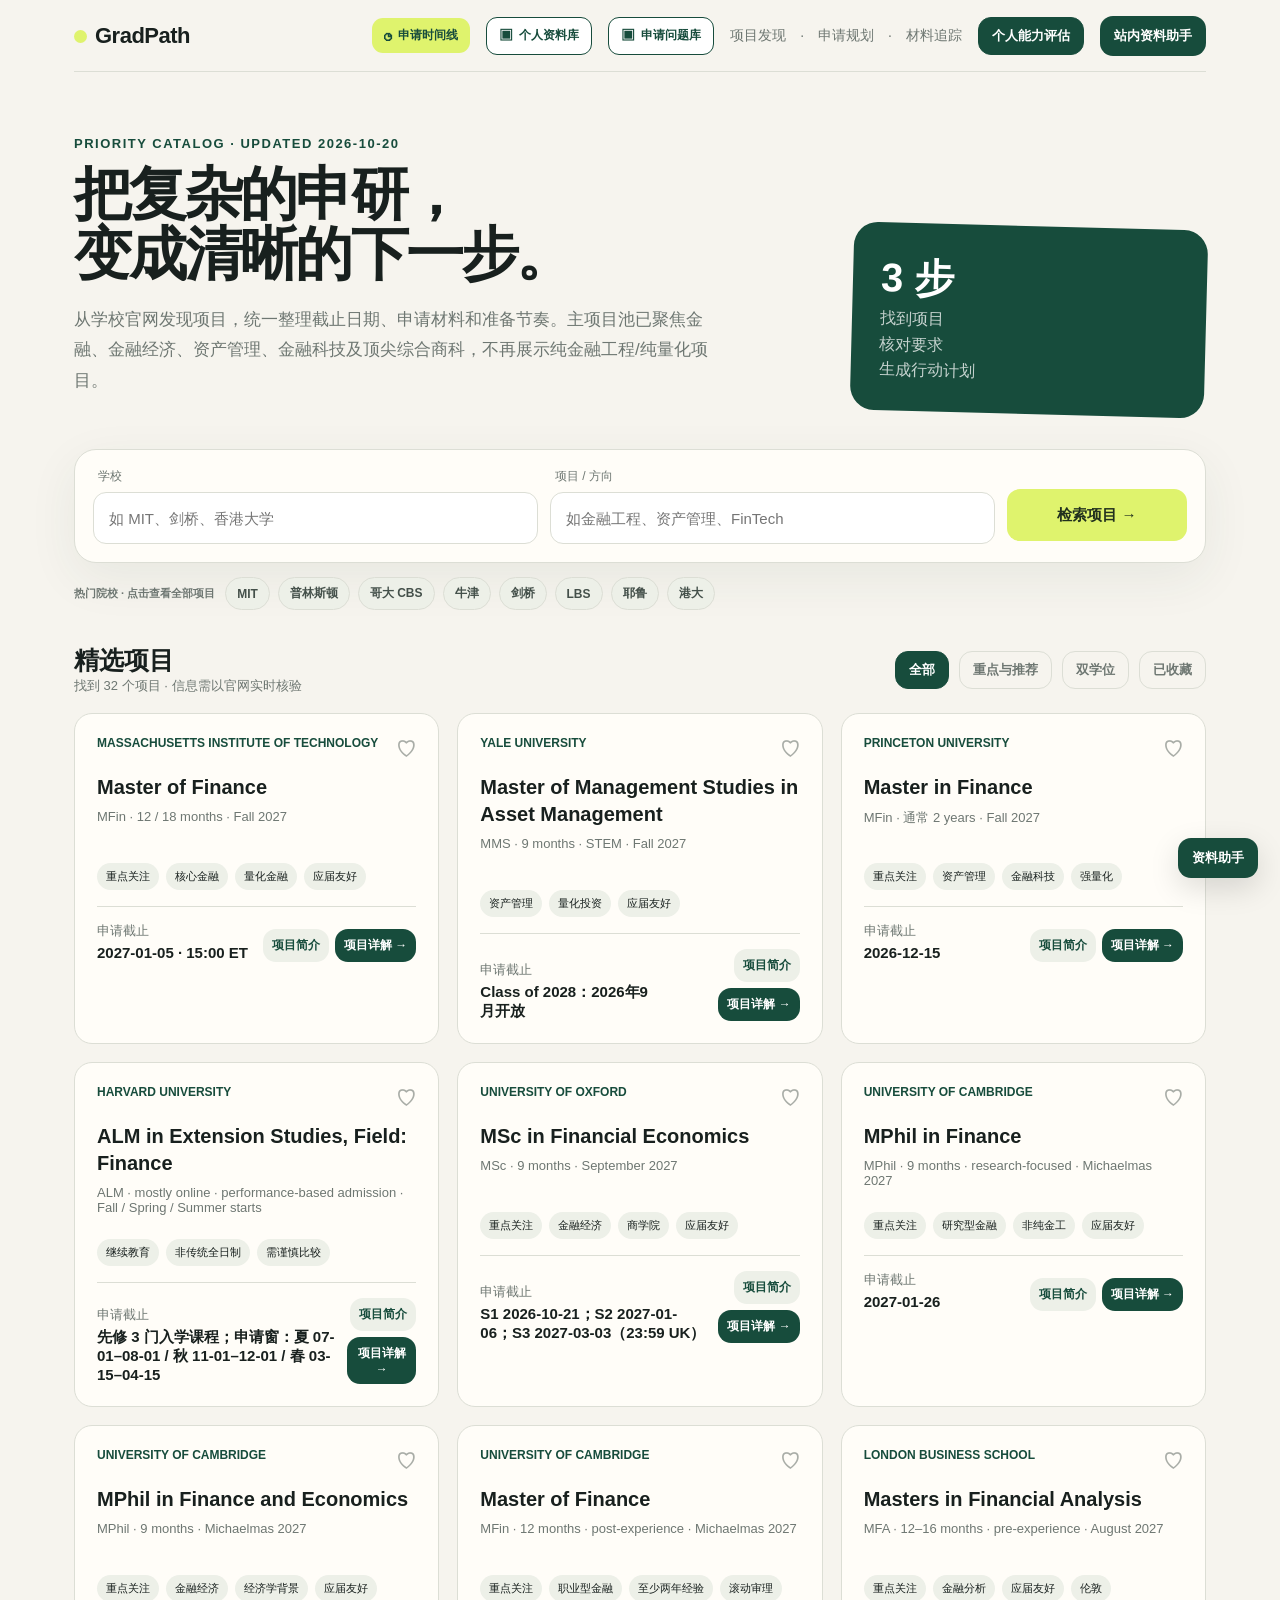
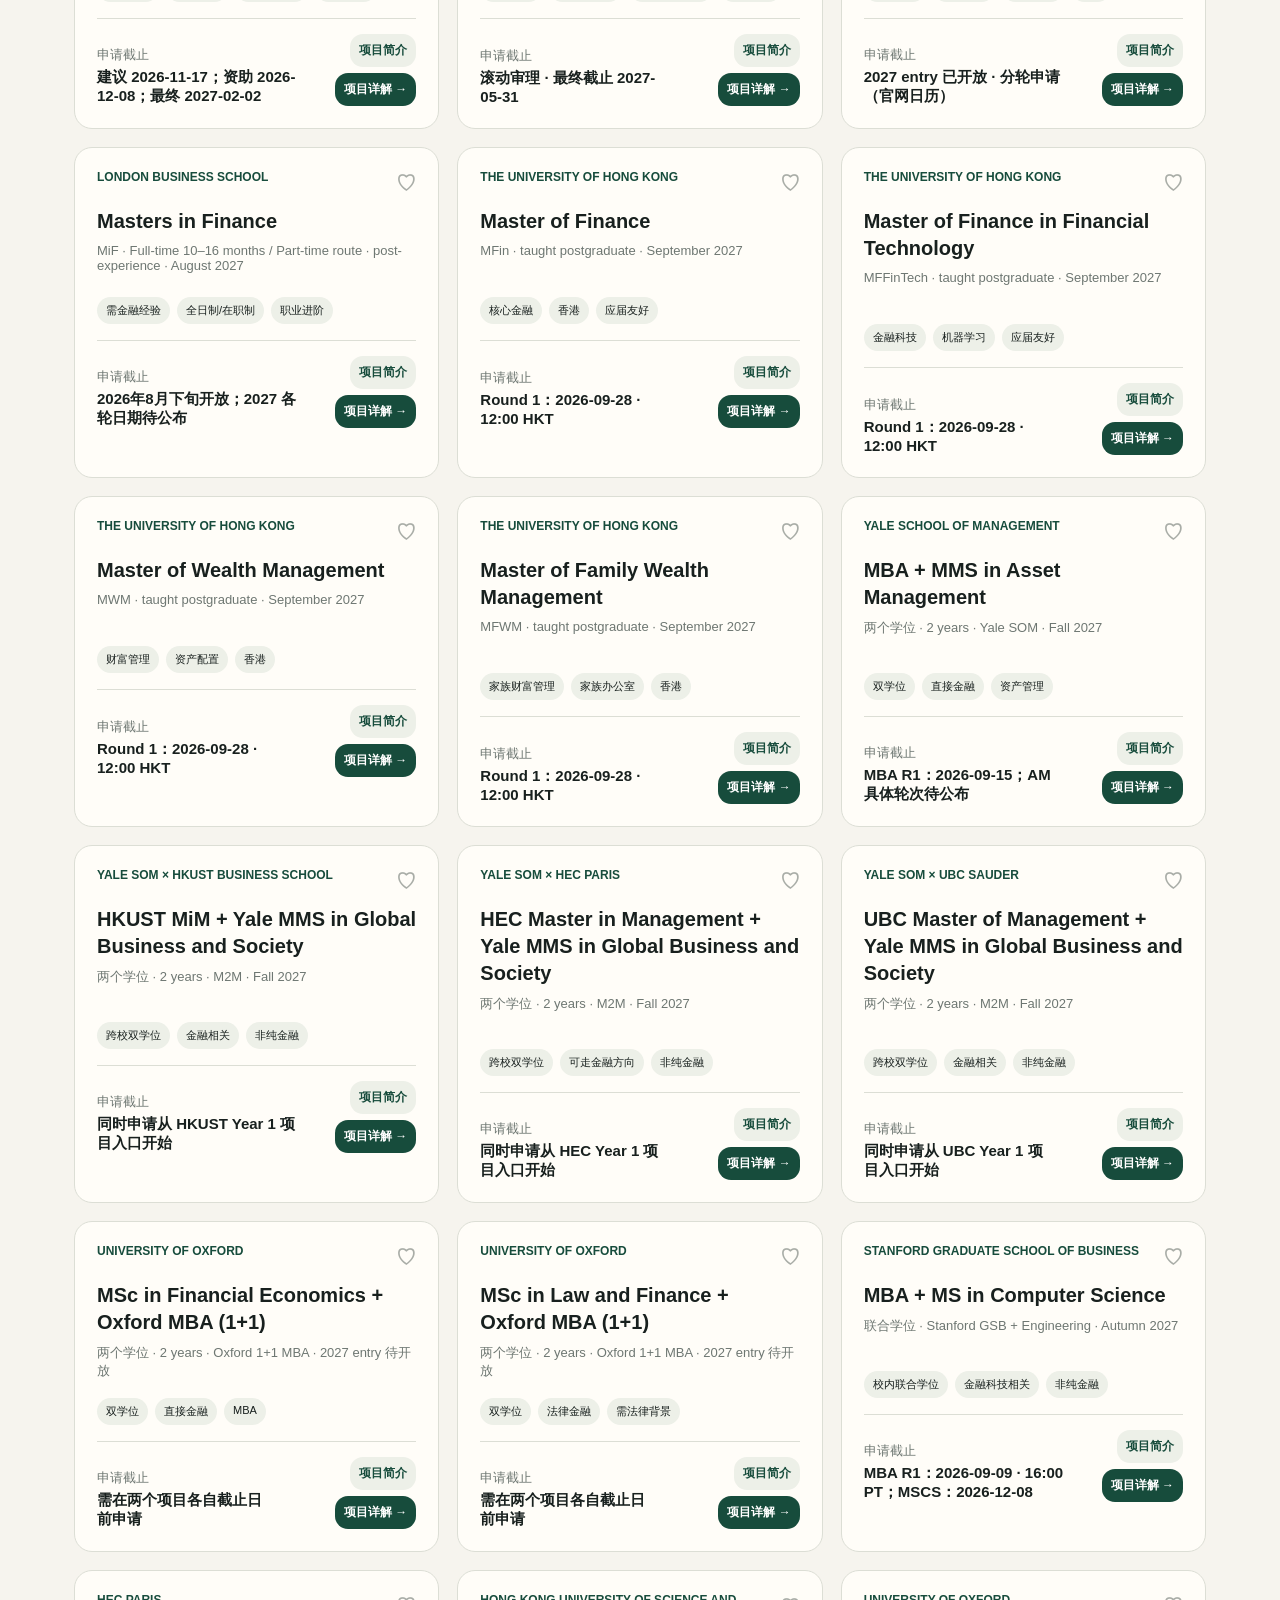
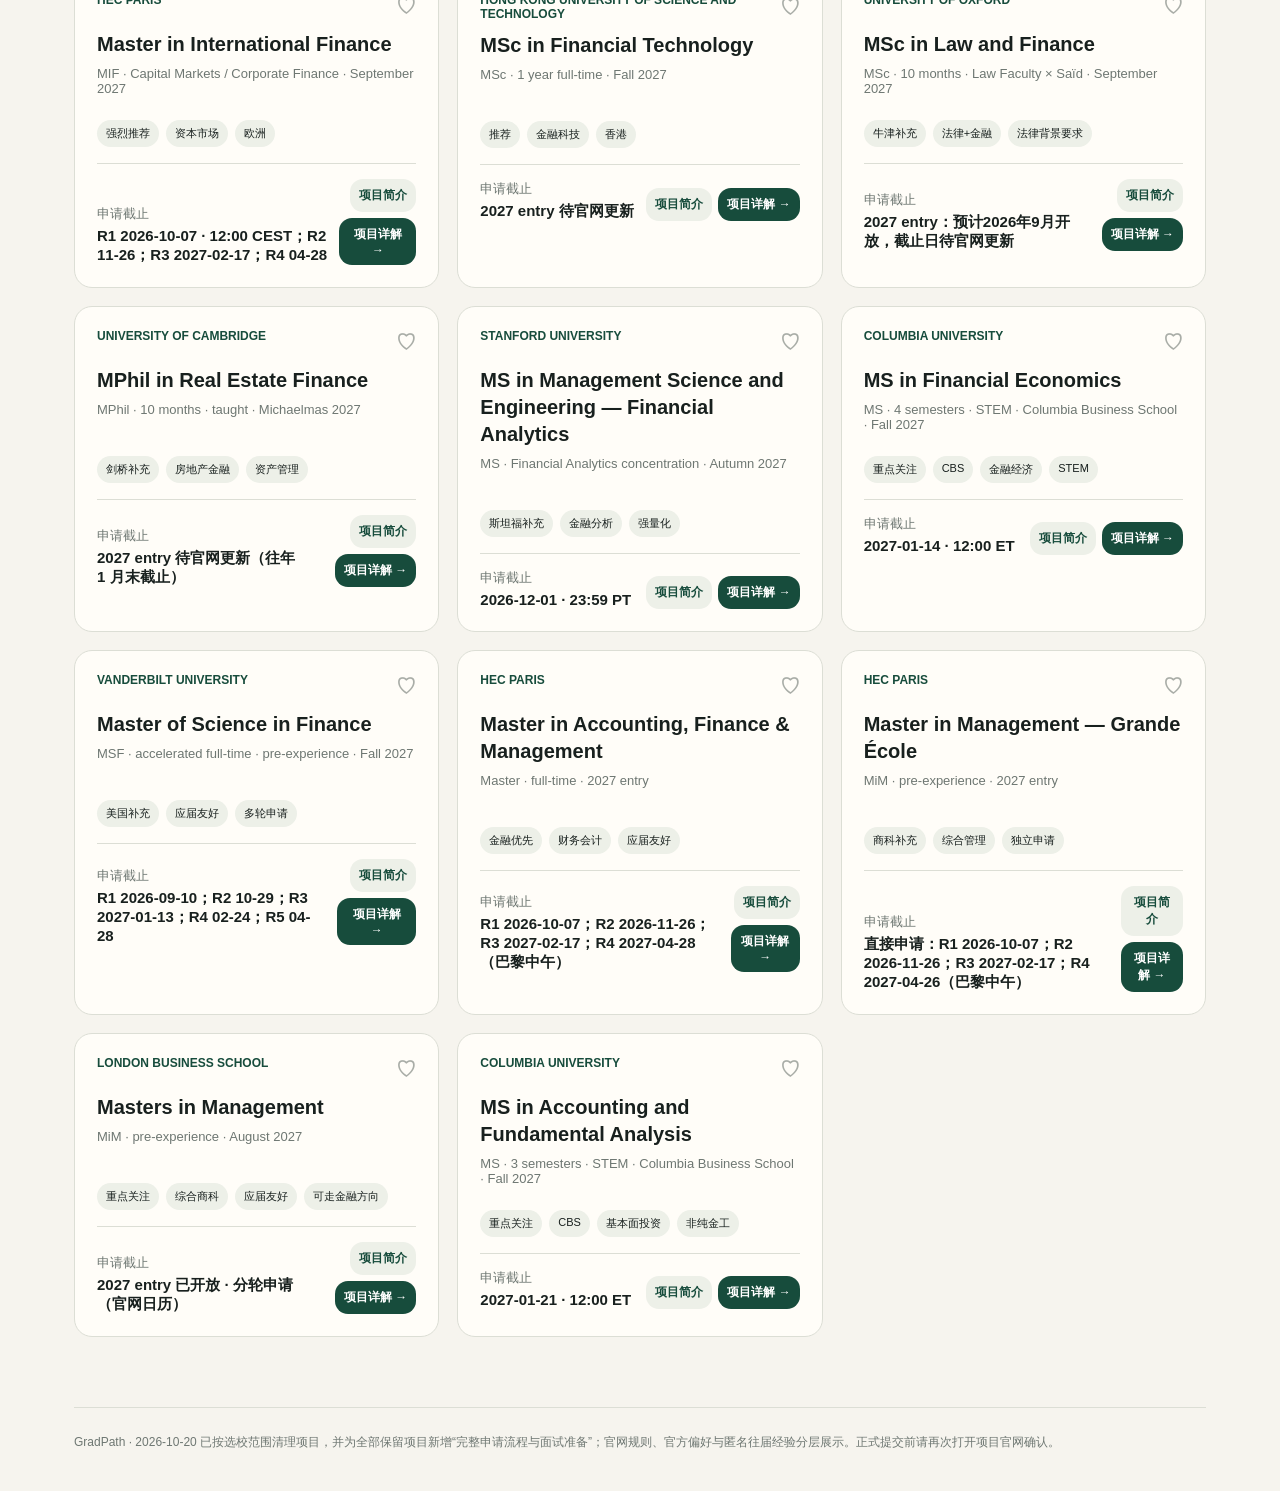
<file: index.html>
<!doctype html>
<html lang="zh-CN">
<head>
  <meta charset="UTF-8" />
  <meta name="viewport" content="width=device-width, initial-scale=1.0" />
  <meta name="robots" content="noindex,nofollow,noarchive,nosnippet,noimageindex" />
  <meta name="referrer" content="no-referrer" />
  <title>GradPath · 申研规划平台</title>
  <style>
    :root{--ink:#18201e;--muted:#6e7772;--paper:#f6f4ee;--card:#fffdf8;--green:#174c3c;--lime:#dff36d;--line:#dcded5;--orange:#db6b3a}*{box-sizing:border-box}body{margin:0;color:var(--ink);background:var(--paper);font-family:Inter,"PingFang SC","Microsoft YaHei",sans-serif}.wrap{max-width:1180px;margin:auto;padding:0 24px}header{height:72px;display:flex;align-items:center;justify-content:space-between;border-bottom:1px solid var(--line)}.brand{font-weight:900;font-size:22px;letter-spacing:-.5px}.brand i{display:inline-block;width:13px;height:13px;background:var(--lime);border-radius:50%;margin-right:8px}.nav{color:var(--muted);font-size:14px}.hero{padding:64px 0 36px;display:grid;grid-template-columns:1.35fr .65fr;gap:44px;align-items:end}.eyebrow{font-size:13px;font-weight:800;color:var(--green);letter-spacing:1.5px}.hero h1{font-size:58px;line-height:1.04;letter-spacing:-2.7px;margin:13px 0 20px}.hero p{color:var(--muted);font-size:17px;line-height:1.8;max-width:650px}.stamp{background:var(--green);color:white;border-radius:24px;padding:28px;transform:rotate(1.5deg)}.stamp b{font-size:40px;display:block}.stamp span{opacity:.75;line-height:1.6}.search{background:var(--card);border:1px solid var(--line);border-radius:22px;padding:18px;display:grid;grid-template-columns:1fr 1fr 180px;gap:12px;box-shadow:0 15px 50px #25433612}.field label{display:block;font-size:12px;color:var(--muted);margin:0 0 7px 5px}.field input,.field select{width:100%;height:52px;border:1px solid var(--line);border-radius:13px;background:white;padding:0 15px;font-size:15px;color:var(--ink);outline:none}.field input:focus,.field select:focus{border-color:var(--green)}button{border:0;border-radius:13px;font-weight:800;cursor:pointer}.primary{height:52px;background:var(--lime);color:#21301e;margin-top:21px;font-size:15px}.primary:hover{filter:brightness(.96)}.toolbar{display:flex;justify-content:space-between;align-items:center;margin:34px 0 18px}.toolbar h2{font-size:25px;margin:0}.count{font-size:13px;color:var(--muted)}.grid{display:grid;grid-template-columns:repeat(3,1fr);gap:18px;padding-bottom:70px}.card{background:var(--card);border:1px solid var(--line);border-radius:18px;padding:22px;transition:.2s}.card:hover{transform:translateY(-3px);box-shadow:0 12px 30px #1d3d3012}.top{display:flex;justify-content:space-between;gap:12px}.school{font-size:12px;font-weight:800;color:var(--green);text-transform:uppercase}.save{background:transparent;font-size:20px;color:#a9ada7;padding:0}.save.on{color:var(--orange)}.card h3{font-size:20px;line-height:1.35;margin:11px 0 8px}.meta{font-size:13px;color:var(--muted);min-height:38px}.tags{display:flex;flex-wrap:wrap;gap:7px;margin:16px 0}.tag{font-size:11px;padding:6px 9px;background:#edf0e8;border-radius:20px}.deadline{border-top:1px solid var(--line);padding-top:15px;display:flex;justify-content:space-between;align-items:center}.deadline small{display:block;color:var(--muted);margin-bottom:4px}.deadline strong{font-size:15px}.detail{color:var(--green);background:transparent;padding:8px;font-weight:800}.empty{grid-column:1/-1;background:var(--card);border:1px dashed #aeb6ac;border-radius:18px;text-align:center;padding:55px 20px;color:var(--muted)}dialog{width:min(760px,calc(100% - 30px));border:0;border-radius:22px;padding:0;background:var(--card);box-shadow:0 30px 100px #0005}dialog::backdrop{background:#15231e99;backdrop-filter:blur(3px)}.modal{padding:28px}.modal-head{display:flex;justify-content:space-between;gap:20px}.modal h2{margin:5px 0}.close{background:#eceee8;width:38px;height:38px;font-size:20px}.sections{display:grid;grid-template-columns:1fr 1fr;gap:25px;margin-top:24px}.section h4{margin:0 0 12px}.timeline{border-left:2px solid var(--line);padding-left:17px}.event{margin-bottom:17px}.event b{font-size:13px}.event p{font-size:12px;color:var(--muted);margin:4px 0}.check{display:flex;gap:9px;margin:10px 0;font-size:13px;align-items:start}.check input{accent-color:var(--green)}.source{margin-top:18px;background:#eff1e9;border-radius:13px;padding:13px;font-size:12px;color:var(--muted)}.source a{color:var(--green);font-weight:800}.notice{margin-top:16px;color:#856030;font-size:12px}.filters{display:flex;gap:10px}.filter{padding:9px 13px;background:transparent;border:1px solid var(--line);color:var(--muted)}.filter.active{background:var(--green);color:white;border-color:var(--green)}footer{border-top:1px solid var(--line);padding:26px 0 40px;color:var(--muted);font-size:12px}@media(max-width:850px){.hero{grid-template-columns:1fr}.stamp{display:none}.hero h1{font-size:42px}.search{grid-template-columns:1fr}.primary{margin-top:0}.grid{grid-template-columns:1fr}.sections{grid-template-columns:1fr}.toolbar{align-items:flex-end}.filters{flex-wrap:wrap;justify-content:flex-end}}
  </style>
  <style>
    .autocomplete{position:relative}.suggestions{display:none;position:absolute;z-index:40;top:calc(100% + 8px);left:0;right:0;background:#fffdf8;border:1px solid var(--line);border-radius:15px;padding:8px;box-shadow:0 18px 46px rgba(24,32,30,.16);max-height:330px;overflow:auto}.suggestions.open{display:block}.suggestion-heading{padding:7px 9px 5px;color:var(--muted);font-size:11px;font-weight:800;letter-spacing:.6px}.suggestion-item{display:block;width:100%;border:0;background:transparent;border-radius:10px;padding:10px 11px;text-align:left;color:var(--ink)}.suggestion-item:hover,.suggestion-item:focus-visible{background:#edf0e8;outline:none}.suggestion-item strong{display:block;font-size:13px;line-height:1.35}.suggestion-item small{display:block;margin-top:3px;color:var(--muted);font-size:11px;line-height:1.4}.school-tags{display:flex;gap:8px;flex-wrap:wrap;margin-top:14px}.school-tag{border:1px solid var(--line);background:#edf0e8;color:#44504a;border-radius:20px;padding:7px 11px;font-size:12px;transition:.15s}.school-tag:hover,.school-tag:focus-visible{border-color:var(--green);color:var(--green);outline:none}.school-tag.active{background:var(--green);border-color:var(--green);color:white}.school-tags-label{display:flex;align-items:center;color:var(--muted);font-size:11px;font-weight:800;margin-right:2px}
    @media(max-width:850px){.suggestions{position:static;margin-top:8px;max-height:260px}.school-tags-label{width:100%}}
  </style>
</head>
<body>
  <div class="wrap">
    <header><div class="brand"><i></i>GradPath</div><div style="display:flex;align-items:center;gap:16px"><div class="nav">项目发现　·　申请规划　·　材料追踪</div><button class="filter active" id="assessBtn">个人能力评估</button></div></header>
    <section class="hero"><div><div class="eyebrow">PRIORITY CATALOG · UPDATED 2026-10-20</div><h1>把复杂的申研，<br>变成清晰的下一步。</h1><p>从学校官网发现项目，统一整理截止日期、申请材料和准备节奏。主项目池已聚焦金融、金融经济、资产管理、金融科技及顶尖综合商科，不再展示纯金融工程/纯量化项目。</p></div><aside class="stamp"><b>3 步</b><span>找到项目<br>核对要求<br>生成行动计划</span></aside></section>
    <section class="search">
      <div class="field autocomplete"><label for="school">学校</label><input id="school" placeholder="如 MIT、剑桥、香港大学" autocomplete="off" aria-autocomplete="list" aria-expanded="false" aria-controls="schoolSuggestions" /><div class="suggestions" id="schoolSuggestions" role="listbox"></div></div>
      <div class="field autocomplete"><label for="major">项目 / 方向</label><input id="major" placeholder="如金融工程、资产管理、FinTech" autocomplete="off" aria-autocomplete="list" aria-expanded="false" aria-controls="majorSuggestions" /><div class="suggestions" id="majorSuggestions" role="listbox"></div></div>
      <button class="primary" id="searchBtn">检索项目 →</button>
    </section>
    <div class="school-tags" id="schoolTags" aria-label="按目标院校查看全部项目">
      <span class="school-tags-label">热门院校 · 点击查看全部项目</span><button class="school-tag" data-school="MIT">MIT</button><button class="school-tag" data-school="普林斯顿">普林斯顿</button><button class="school-tag" data-school="哥大">哥大 CBS</button><button class="school-tag" data-school="牛津">牛津</button><button class="school-tag" data-school="剑桥">剑桥</button><button class="school-tag" data-school="LBS">LBS</button><button class="school-tag" data-school="耶鲁">耶鲁</button><button class="school-tag" data-school="港大">港大</button>
    </div>
    <div class="toolbar"><div><h2 id="resultTitle">精选项目</h2><div class="count" id="count"></div></div><div class="filters"><button class="filter active" data-filter="all">全部</button><button class="filter" data-filter="recommended">重点与推荐</button><button class="filter" data-filter="dual">双学位</button><button class="filter" data-filter="saved">已收藏</button></div></div>
    <main class="grid" id="grid"></main>
    <footer>GradPath · 2026-10-20 已按选校范围清理项目，并为全部保留项目新增“完整申请流程与面试准备”；官网规则、官方偏好与匿名往届经验分层展示。正式提交前请再次打开项目官网确认。</footer>
  </div>
  <dialog id="dialog"><div class="modal" id="modal"></div></dialog>
  <dialog id="assessDialog" class="assess-dialog"><div class="modal" id="assessModal"></div></dialog>
  <script src="data.js"></script>
  <script src="business-school-additions.js"></script>
  <script src="catalog-refresh-20260925.js"></script>
  <script src="official-links.js?v=20260815-2"></script>
  <script>
  const programs=window.GRADPATH_PROGRAMS||[
    {id:1,school:'Massachusetts Institute of Technology',aliases:'MIT 麻省理工',name:'Master of Science in Electrical Engineering and Computer Science',degree:'SM · 校内研究型项目',field:'Computer Science AI EECS 计算机 人工智能',deadline:'以官网当期通知为准',term:'Fall intake',tags:['研究导向','全日制','STEM'],url:'https://www.eecs.mit.edu/academics/graduate-programs/admission-process/',materials:['在线申请表','成绩单','3 封推荐信','Statement of Objectives','英语能力证明（如适用）'],events:[['入学前 12–15 个月','确认研究方向与项目适配度'],['9–10 月','准备文书、推荐信与成绩单'],['官网截止日前','提交并复核申请'],['提交后','跟踪状态及补件通知']]},
    {id:2,school:'Stanford University',aliases:'Stanford 斯坦福',name:'MS in Computer Science',degree:'Master of Science · 45 units',field:'Computer Science AI HCI Systems 计算机 人工智能',deadline:'以官网当期通知为准',term:'Autumn intake',tags:['课程灵活','STEM','多方向'],url:'https://www.cs.stanford.edu/admissions/graduate-admissions',materials:['在线申请表','个人陈述','3 封推荐信','成绩单','英语能力证明（如适用）'],events:[['8–9 月','核对当年招生页面与细分方向'],['9–11 月','完成 SOP 与推荐信沟通'],['官网截止日前','提交申请与成绩信息'],['次年春季','关注录取及资助信息']]},
    {id:3,school:'University of Cambridge',aliases:'Cambridge 剑桥',name:'MPhil in Advanced Computer Science',degree:'MPhil · 9 months',field:'Computer Science AI Data 计算机 数据科学',deadline:'以课程目录当期日期为准',term:'Michaelmas term',tags:['9 个月','研究项目','英国'],url:'https://www.postgraduate.study.cam.ac.uk/courses/directory/cscsmpacs',materials:['在线申请','成绩单','2 封推荐信','Statement of Interest','简历','英语能力证明'],events:[['提前 12 个月','检查课程页开放状态与资助截止日'],['9–11 月','准备研究兴趣陈述及推荐信'],['资助截止日前','如需奖学金，优先提交'],['课程截止日前','完成最终提交']]},
    {id:4,school:'The University of Hong Kong',aliases:'HKU 港大 香港大学',name:'Master of Science in Computer Science',degree:'MSc · Full-time / Part-time',field:'Computer Science FinTech AI 计算机 金融科技',deadline:'多轮申请，以官网为准',term:'September intake',tags:['多方向','香港','授课型'],url:'https://www.msc-cs.hku.hk/AdmissionRequirements',materials:['在线申请','学位及成绩证明','英语能力证明','个人陈述/补充材料','推荐材料（按当年要求）'],events:[['开放申请前','确认方向及语言成绩要求'],['第一轮前 6–8 周','准备证明文件和文书'],['建议首轮提交','热门项目尽早申请'],['提交后','关注面试或补件通知']]},
    {id:5,school:'University of Oxford',aliases:'Oxford 牛津',name:'MSc in Financial Economics',degree:'MSc · 9 months',field:'Finance Economics 金融 经济 商科',deadline:'分轮次，以官网为准',term:'September intake',tags:['金融','商学院','英国'],url:'https://www.sbs.ox.ac.uk/oxford-experience/coming-oxford/msc-financial-economics',materials:['在线申请','成绩单','GMAT/GRE（以当年要求为准）','Essay / Supporting statement','推荐信','英语能力证明'],events:[['提前 12–15 个月','准备标化并评估背景'],['开放申请后','选择轮次并倒排材料'],['目标轮次前 4 周','完成文书和推荐信'],['提交后','准备潜在面试']]},
    {id:6,school:'Carnegie Mellon University',aliases:'CMU 卡内基梅隆',name:'Master of Computational Data Science',degree:'MCDS · Professional master',field:'Data Science Computer Science AI 数据科学 计算机',deadline:'以官网当期通知为准',term:'Fall intake',tags:['数据科学','工程实践','STEM'],url:'https://www.lti.cs.cmu.edu/academics/masters-programs/mcds.html',materials:['在线申请','成绩单','推荐信','Statement of Purpose','简历','英语能力证明'],events:[['8–9 月','确认项目先修课和申请要求'],['9–11 月','准备 SOP、简历和推荐信'],['官网截止日前','完成申请并保存回执'],['提交后','检查状态页和邮件']]}
  ];
  let saved=new Set(JSON.parse(localStorage.getItem('gradpath-saved')||'[]')), current=[...programs], filter='all';
  const esc=s=>String(s??'').replace(/[&<>"']/g,c=>({'&':'&amp;','<':'&lt;','>':'&gt;','"':'&quot;',"'":'&#39;'}[c]));
  function officialLinkHtml(p){const links=window.GRADPATH_GET_OFFICIAL_LINKS?window.GRADPATH_GET_OFFICIAL_LINKS(p):{program:p.url,apply:p.url,same:true};return links.same?`<a href="${esc(links.program)}" target="_blank" rel="noopener">项目官网与申请入口 ↗</a>`:`<a href="${esc(links.program)}" target="_blank" rel="noopener">官网项目介绍 ↗</a>　<a href="${esc(links.apply)}" target="_blank" rel="noopener">官网申请入口 ↗</a>`}
  const schoolInput=document.querySelector('#school'),majorInput=document.querySelector('#major');
  const featuredSchools=[['MIT','MIT'],['普林斯顿','普林斯顿'],['哥大 CBS','哥大'],['牛津','牛津'],['剑桥','剑桥'],['LBS','LBS'],['耶鲁','耶鲁'],['港大','港大']];
  const popularDirections=[['金融','核心金融与投资'],['金融经济','金融、经济学与资产定价'],['资产管理','投资、财富与资产配置'],['金融科技','FinTech、数据与机器学习'],['综合商科','顶尖 MiM 与金融职业路径']];
  const schoolOptions=[...new Map(programs.map(p=>[p.school,{title:p.school,value:p.school,subtitle:p.aliases||'院校项目'}])).values()];
  const matchesSchool=(p,q)=>`${p.school} ${p.aliases||''}`.toLowerCase().includes(String(q).toLowerCase());
  function setFilterAll(){filter='all';document.querySelectorAll('[data-filter]').forEach(x=>x.classList.toggle('active',x.dataset.filter==='all'))}
  function closeSuggestions(except){document.querySelectorAll('.suggestions').forEach(panel=>{if(panel!==except)panel.classList.remove('open')});document.querySelectorAll('[aria-controls$="Suggestions"]').forEach(input=>{if(!except||input.getAttribute('aria-controls')!==except.id)input.setAttribute('aria-expanded','false')})}
  function suggestionHTML(items,heading){return `<div class="suggestion-heading">${esc(heading)}</div>${items.map((item,i)=>`<button type="button" class="suggestion-item" role="option" data-suggestion="${i}"><strong>${esc(item.title)}</strong><small>${esc(item.subtitle)}</small></button>`).join('')}`}
  function showSchoolSuggestions(){const q=schoolInput.value.trim().toLowerCase();let items;if(q){items=schoolOptions.filter(x=>`${x.title} ${x.subtitle}`.toLowerCase().includes(q)).slice(0,8).map(x=>({...x,subtitle:`${x.subtitle} · ${programs.filter(p=>p.school===x.value).length} 个项目`}))}else{items=featuredSchools.map(([title,value])=>({title,value,subtitle:`${programs.filter(p=>matchesSchool(p,value)).length} 个相关项目`}))}const panel=document.querySelector('#schoolSuggestions');panel._items=items;panel.innerHTML=suggestionHTML(items,q?'匹配院校':'常见目标院校');panel.classList.add('open');schoolInput.setAttribute('aria-expanded','true');closeSuggestions(panel)}
  function showMajorSuggestions(){const q=majorInput.value.trim().toLowerCase();let items;if(q){items=programs.filter(p=>`${p.name} ${p.field||''} ${(p.tags||[]).join(' ')}`.toLowerCase().includes(q)).slice(0,8).map(p=>({title:p.name,value:p.name,school:p.school,subtitle:p.school}))}else{items=popularDirections.map(([title,subtitle])=>({title,value:title,subtitle:`热门方向 · ${subtitle}`}))}const panel=document.querySelector('#majorSuggestions');panel._items=items;panel.innerHTML=suggestionHTML(items,q?'匹配项目':'热门项目方向');panel.classList.add('open');majorInput.setAttribute('aria-expanded','true');closeSuggestions(panel)}
  function render(){let list=filter==='saved'?current.filter(p=>saved.has(p.id)):filter==='dual'?current.filter(p=>p.isDual):filter==='recommended'?current.filter(p=>p.isRecommended||(p.tags||[]).includes('重点关注')):filter==='china'?current.filter(p=>p.isChinaRecommend):current;document.querySelector('#count').textContent=`找到 ${list.length} 个项目 · 信息需以官网实时核验`;document.querySelector('#grid').innerHTML=list.length?list.map(p=>`<article class="card"><div class="top"><div class="school">${p.school}</div><button class="save ${saved.has(p.id)?'on':''}" data-save="${p.id}" aria-label="收藏">${saved.has(p.id)?'♥':'♡'}</button></div><h3>${p.name}</h3><div class="meta">${p.degree} · ${p.term}</div><div class="tags">${p.tags.map(t=>`<span class="tag">${t}</span>`).join('')}</div><div class="deadline"><div><small>申请截止</small><strong>${p.deadline}</strong></div><div class="card-actions"><button class="summary" data-id="${p.id}">项目简介</button><button class="detail" data-detail="${p.id}">项目详解 →</button></div></div></article>`).join(''):`<div class="empty"><b>没有找到匹配项目</b><p>请更换学校或方向关键词。</p></div>`}
  function search(options={}){const s=schoolInput.value.trim().toLowerCase(),m=majorInput.value.trim().toLowerCase();current=programs.filter(p=>(!s||matchesSchool(p,s))&&(!m||`${p.name} ${p.field||''} ${(p.tags||[]).join(' ')}`.toLowerCase().includes(m)));document.querySelector('#resultTitle').textContent=options.title||(s||m?'检索结果':'精选项目');if(!options.keepTag)document.querySelectorAll('.school-tag').forEach(x=>x.classList.remove('active'));closeSuggestions();render()}
  function openDetail(p){document.querySelector('#modal').innerHTML=`<div class="modal-head"><div><div class="school">${p.school}</div><h2>${p.name}</h2><div class="meta">${p.degree} · ${p.term}</div></div><button class="close" id="close">×</button></div><div class="sections"><section class="section"><h4>建议申请时间线</h4><div class="timeline">${p.events.map(e=>`<div class="event"><b>${e[0]}</b><p>${e[1]}</p></div>`).join('')}</div></section><section class="section"><h4>材料准备清单</h4>${p.materials.map((x,i)=>`<label class="check"><input type="checkbox" data-check="${p.id}-${i}" ${localStorage.getItem('check-'+p.id+'-'+i)==='1'?'checked':''}><span>${x}</span></label>`).join('')}</section></div><div class="source">官网来源：${officialLinkHtml(p)}</div><div class="notice">申请资料核验于 ${p.checked||window.GRADPATH_DATA_DATE||'2026-08-23'}。官网尚未公布的新周期日期会保留“待公布”，不会用往年日期替代；正式提交前请再次核对官方页面。</div>`;document.querySelector('#dialog').showModal();document.querySelector('#close').onclick=()=>document.querySelector('#dialog').close();document.querySelectorAll('[data-check]').forEach(x=>x.onchange=()=>localStorage.setItem('check-'+x.dataset.check,x.checked?'1':'0'))}
  schoolInput.addEventListener('focus',showSchoolSuggestions);schoolInput.addEventListener('input',showSchoolSuggestions);majorInput.addEventListener('focus',showMajorSuggestions);majorInput.addEventListener('input',showMajorSuggestions);
  document.querySelector('#schoolSuggestions').addEventListener('click',e=>{const b=e.target.closest('[data-suggestion]');if(!b)return;const item=e.currentTarget._items[+b.dataset.suggestion];schoolInput.value=item.value;setFilterAll();search()});
  document.querySelector('#majorSuggestions').addEventListener('click',e=>{const b=e.target.closest('[data-suggestion]');if(!b)return;const item=e.currentTarget._items[+b.dataset.suggestion];majorInput.value=item.value;if(item.school)schoolInput.value=item.school;setFilterAll();search()});
  document.querySelector('#schoolTags').addEventListener('click',e=>{const b=e.target.closest('[data-school]');if(!b)return;schoolInput.value=b.dataset.school;majorInput.value='';setFilterAll();document.querySelectorAll('.school-tag').forEach(x=>x.classList.toggle('active',x===b));search({title:`${b.textContent.trim()} · 全部项目`,keepTag:true})});
  document.querySelector('#searchBtn').onclick=()=>{setFilterAll();search()};[schoolInput,majorInput].forEach(x=>x.addEventListener('keydown',e=>{if(e.key==='Enter'){setFilterAll();search()}if(e.key==='Escape')closeSuggestions()}));document.addEventListener('click',e=>{if(!e.target.closest('.autocomplete'))closeSuggestions()});document.querySelector('#grid').onclick=e=>{const save=e.target.closest('[data-save]'),detail=e.target.closest('[data-id]');if(save){let id=+save.dataset.save;saved.has(id)?saved.delete(id):saved.add(id);localStorage.setItem('gradpath-saved',JSON.stringify([...saved]));render()}if(detail)openDetail(programs.find(p=>p.id===+detail.dataset.id))};document.querySelectorAll('[data-filter]').forEach(b=>b.onclick=()=>{document.querySelectorAll('[data-filter]').forEach(x=>x.classList.remove('active'));b.classList.add('active');filter=b.dataset.filter;render()});document.querySelector('#dialog').onclick=e=>{if(e.target.id==='dialog')e.target.close()};render();
  </script>
  <script src="cases.js"></script>
  <script src="evaluator-v2.js?v=20260815-2"></script>
  <script src="detail-nav.js"></script>
  <script src="ai-assistant.js"></script>
  <script src="timeline-nav.js?v=20260816-1"></script>
</body>
</html>
</file>
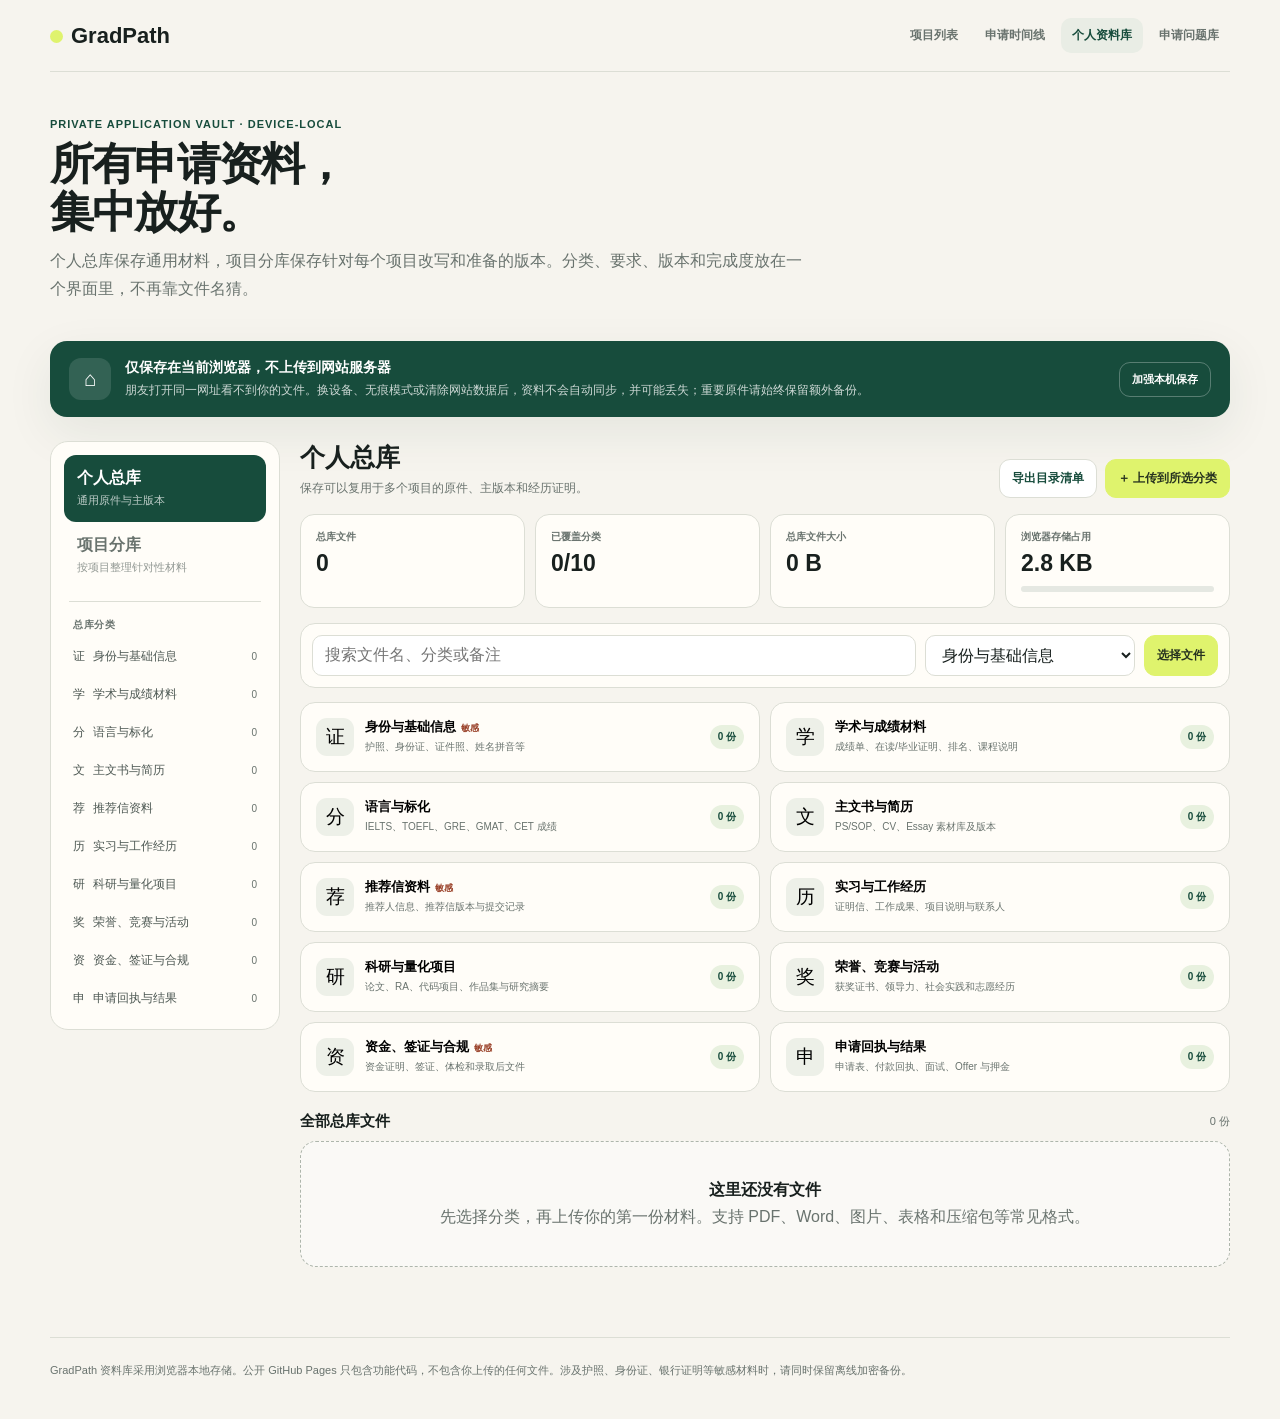
<file: documents.html>
<!doctype html>
<html lang="zh-CN">
<head>
  <meta charset="UTF-8">
  <meta name="viewport" content="width=device-width,initial-scale=1">
  <meta name="robots" content="noindex,nofollow,noarchive,nosnippet,noimageindex">
  <meta name="referrer" content="no-referrer">
  <title>个人申请资料库｜GradPath</title>
  <link rel="stylesheet" href="documents.css?v=20260816-1">
</head>
<body>
  <div class="wrap">
    <header><a class="brand" href="index.html"><i></i>GradPath</a><nav class="header-nav"><a href="index.html">项目列表</a><a href="timeline.html">申请时间线</a><a class="active" href="documents.html">个人资料库</a><a href="questions.html">申请问题库</a></nav></header>
    <main>
      <section class="hero"><div class="eyebrow">PRIVATE APPLICATION VAULT · DEVICE-LOCAL</div><h1>所有申请资料，<br>集中放好。</h1><p>个人总库保存通用材料，项目分库保存针对每个项目改写和准备的版本。分类、要求、版本和完成度放在一个界面里，不再靠文件名猜。</p></section>
      <section class="privacy"><div class="privacy-icon">⌂</div><div><b>仅保存在当前浏览器，不上传到网站服务器</b><p>朋友打开同一网址看不到你的文件。换设备、无痕模式或清除网站数据后，资料不会自动同步，并可能丢失；重要原件请始终保留额外备份。</p></div><button class="persist" id="persistStorage">加强本机保存</button></section>
      <div class="app-layout">
        <aside class="sidebar"><button class="mode-btn" id="masterMode">个人总库<span>通用原件与主版本</span></button><button class="mode-btn" id="projectMode">项目分库<span>按项目整理针对性材料</span></button><div class="side-divider"></div><div class="side-label">总库分类</div><div class="cat-nav" id="categoryNav"></div></aside>
        <section class="content" id="content" aria-live="polite"></section>
      </div>
    </main>
    <footer>GradPath 资料库采用浏览器本地存储。公开 GitHub Pages 只包含功能代码，不包含你上传的任何文件。涉及护照、身份证、银行证明等敏感材料时，请同时保留离线加密备份。</footer>
  </div>
  <input id="fileInput" type="file" multiple hidden>
  <dialog id="previewDialog"><div class="preview-head"><b id="previewTitle"></b><button id="previewClose" aria-label="关闭">×</button></div><div class="preview-body" id="previewBody"></div></dialog>
  <div class="toast" id="toast" role="status"></div>
  <script src="data.js"></script>
  <script src="business-school-additions.js"></script>
  <script src="catalog-refresh-20260925.js"></script>
  <script src="application-requirements.js"></script>
  <script src="document-vault.js?v=20260816-1"></script>
</body>
</html>
</file>
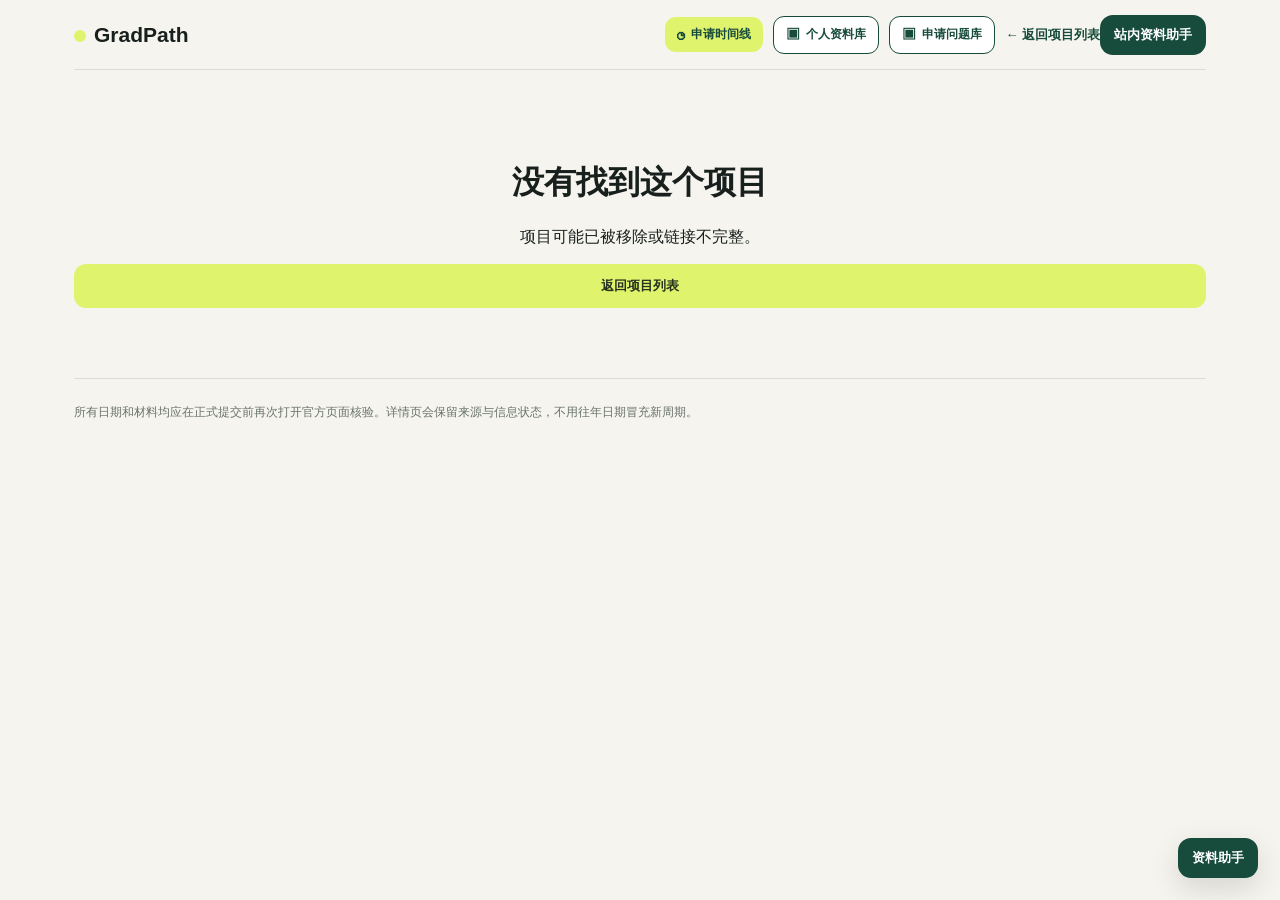
<file: program.html>
<!doctype html>
<html lang="zh-CN">
<head>
  <meta charset="UTF-8"><meta name="viewport" content="width=device-width,initial-scale=1"><meta name="robots" content="noindex,nofollow,noarchive,nosnippet,noimageindex"><meta name="referrer" content="no-referrer">
  <title>项目详解｜GradPath</title>
  <style>
    :root{--ink:#18201e;--muted:#69736e;--paper:#f6f4ee;--card:#fffdf8;--green:#174c3c;--lime:#dff36d;--line:#dcded5;--orange:#c75d35}*{box-sizing:border-box}body{margin:0;background:var(--paper);color:var(--ink);font-family:Inter,"PingFang SC","Microsoft YaHei",sans-serif}.wrap{max-width:1180px;margin:auto;padding:0 24px}header{height:70px;display:flex;align-items:center;justify-content:space-between;border-bottom:1px solid var(--line)}.brand{font-size:21px;font-weight:900;color:var(--ink);text-decoration:none}.brand i{display:inline-block;width:12px;height:12px;border-radius:50%;background:var(--lime);margin-right:8px}.back{color:var(--green);font-size:13px;font-weight:800;text-decoration:none}.hero{padding:48px 0 28px}.school{font-size:12px;color:var(--green);font-weight:900;text-transform:uppercase;letter-spacing:.7px}.hero h1{font-size:42px;line-height:1.12;letter-spacing:-1.7px;max-width:850px;margin:10px 0 14px}.sub{font-size:16px;color:var(--muted)}.tags{display:flex;gap:7px;flex-wrap:wrap;margin-top:16px}.tag,.status{font-size:11px;border-radius:20px;padding:6px 9px;background:#e9ede5}.status{background:#e7f1df;color:var(--green);font-weight:800}.status.wait{background:#fff0dc;color:#82511e}.layout{display:grid;grid-template-columns:minmax(0,1fr) 310px;gap:24px;padding-bottom:70px}.main{display:flex;flex-direction:column;gap:17px}.panel,.side{background:var(--card);border:1px solid var(--line);border-radius:18px;padding:22px}.panel h2{font-size:21px;margin:0 0 13px}.panel h3{font-size:15px;margin:18px 0 8px}.panel p{font-size:14px;line-height:1.75;color:#505b56}.lead{font-size:16px!important;color:var(--ink)!important}.topic-grid,.material-grid,.source-grid{display:grid;grid-template-columns:repeat(2,1fr);gap:10px}.topic{border:1px solid var(--line);border-radius:12px;padding:13px}.topic b{font-size:13px}.topic p{font-size:12px;margin:6px 0 0}.timeline{border-left:2px solid var(--line);margin-left:4px;padding-left:18px}.event{position:relative;margin:0 0 20px}.event:before{content:'';position:absolute;width:9px;height:9px;border-radius:50%;background:var(--lime);border:2px solid var(--green);left:-24px;top:4px}.event b{font-size:13px}.event p{font-size:12px;margin:4px 0}.material-col{border:1px solid var(--line);border-radius:13px;padding:14px}.material-col h3{margin:0 0 10px}.mat{display:flex;gap:8px;font-size:12px;line-height:1.5;margin:8px 0}.mat:before{content:'✓';width:18px;height:18px;flex:0 0 18px;border-radius:50%;background:#e8f1df;color:var(--green);display:grid;place-items:center;font-weight:900}.mat.optional:before{content:'○';background:#fff0dc;color:#8a541f}.mat.evidence:before{content:'◇';background:#e9ecf3;color:#425a76}.notice{background:#f1f3ec;border-radius:12px;padding:13px;font-size:12px;line-height:1.6;color:var(--muted)}.sidecol{display:flex;flex-direction:column;gap:14px}.side{position:sticky;top:14px}.deadline{font-size:21px;font-weight:900;line-height:1.35;margin:8px 0}.official-links{display:grid;gap:8px;margin:14px 0}.official{display:block;text-align:center;background:var(--lime);color:#26321f;text-decoration:none;border-radius:12px;padding:13px;font-size:13px;font-weight:900}.official.secondary{background:white;border:1px solid var(--green);color:var(--green)}.bar-header{display:flex;justify-content:space-between;gap:12px;align-items:flex-start}.bar-header .status{white-space:nowrap}.weight-chart{display:grid;gap:11px;margin:16px 0}.weight-row{display:grid;grid-template-columns:165px 1fr 42px;gap:10px;align-items:center;font-size:12px}.weight-track{height:10px;background:#e6e8e2;border-radius:10px;overflow:hidden}.weight-track i{display:block;height:100%;border-radius:10px;background:var(--green)}.match-chart .weight-track i{background:var(--lime);box-shadow:inset 0 0 0 1px #b8c94d}.match-summary{display:flex;align-items:center;gap:16px;background:var(--green);color:white;border-radius:14px;padding:16px;margin:18px 0}.match-summary b{font-size:34px}.match-summary span{font-size:12px;opacity:.8}.save{width:100%;border:1px solid var(--line);background:white;border-radius:12px;padding:12px;font-weight:800;cursor:pointer}.check{display:flex;gap:8px;margin:9px 0;font-size:12px;line-height:1.45}.check input{accent-color:var(--green);margin-top:2px}.source{border-top:1px solid var(--line);padding:12px 0}.source:first-child{border:0;padding-top:0}.source a{font-size:13px;color:var(--green);font-weight:800;text-decoration:none}.source small{display:block;color:var(--muted);margin-top:4px}.advice{border-left:4px solid var(--green);background:#f3f7ee;border-radius:10px;padding:14px;margin:10px 0}.advice li{font-size:12px;line-height:1.6;margin:5px 0}.case{border:1px solid var(--line);border-radius:13px;padding:14px}.case p{font-size:12px;margin:5px 0}.trust{display:inline-block;font-size:10px;font-weight:900;padding:3px 7px;border-radius:20px;background:#e7f1df}.trust.low{background:#fff0dc;color:#82511e}.empty{padding:70px 0;text-align:center}footer{border-top:1px solid var(--line);padding:25px 0 40px;color:var(--muted);font-size:12px}@media(max-width:850px){.hero h1{font-size:34px}.layout{grid-template-columns:1fr}.side{position:static}.topic-grid,.material-grid,.source-grid{grid-template-columns:1fr}.weight-row{grid-template-columns:120px 1fr 38px}}
  .mat{margin:10px 0;align-items:flex-start}.mat b{display:block}.mat small{display:block;color:var(--muted);margin-top:3px}
  .requirement-panel{border-color:#b9c9b9;background:linear-gradient(180deg,#fffef9,#fbfcf5)}.section-title{display:flex;justify-content:space-between;gap:14px;align-items:flex-start}.section-title h2{margin-bottom:5px}.section-title p{font-size:12px;margin:0}.checked{white-space:nowrap;font-size:10px;font-weight:800;color:var(--green);background:#e8f1df;border-radius:20px;padding:6px 9px}.req-legend{display:flex;flex-wrap:wrap;gap:6px;margin:14px 0}.req-badge{display:inline-block;border-radius:20px;padding:4px 7px;font-size:9px;font-weight:900;background:#edf0e8;color:#59625e}.req-badge.hard{background:#174c3c;color:white}.req-badge.info{background:#e7f1df;color:#174c3c}.req-badge.plan{background:#fff0dc;color:#82511e}.req-badge.third{background:#e9ecf3;color:#425a76}.req-grid{display:grid;grid-template-columns:repeat(2,minmax(0,1fr));gap:10px}.req-card,.req-doc{border:1px solid var(--line);background:white;border-radius:13px;padding:14px}.req-card h3{font-size:12px;margin:0}.req-head{display:flex;justify-content:space-between;align-items:flex-start;gap:8px}.req-main{display:block;margin-top:11px;font-size:14px}.req-card p,.req-doc p{font-size:12px;margin:6px 0 0}.req-docs{display:grid;grid-template-columns:repeat(2,minmax(0,1fr));gap:9px}.req-doc small{display:block;color:var(--green);font-weight:700;margin-top:8px;line-height:1.5}.accuracy-note{margin-top:14px;border-left:4px solid var(--orange);background:#fff8ed;border-radius:10px;padding:12px;font-size:11px;line-height:1.65;color:#695347}@media(max-width:850px){.req-grid,.req-docs{grid-template-columns:1fr}.section-title{display:block}.checked{display:inline-block;margin-top:8px}}
  .process-nav{display:flex;gap:8px;overflow-x:auto;position:sticky;top:8px;z-index:5;padding:10px;margin:18px 0;background:rgba(255,255,255,.96);border:1px solid var(--line);border-radius:14px;box-shadow:0 8px 24px rgba(20,32,50,.08)}.process-nav a{white-space:nowrap;text-decoration:none;color:var(--ink);padding:8px 11px;border-radius:9px;background:var(--paper)}.process-nav a:hover,.process-nav a:focus-visible{background:var(--green);color:#fff;outline:none}.process-legend{display:flex;gap:8px;flex-wrap:wrap;margin:12px 0 22px}.process-evidence{display:inline-flex;width:max-content;padding:4px 8px;border-radius:999px;font-size:10px;font-weight:800;background:#eaf0f7;color:#34465c}.process-evidence.official_required{background:#174c3c;color:#fff}.process-evidence.official_preferred{background:#fff0ca;color:#855900}.process-evidence.admissions_advice{background:#e8edff;color:#354da0}.process-evidence.alumni_report{background:#f4e8fa;color:#704082}.process-block{scroll-margin-top:80px;padding-top:8px;margin-top:18px;border-top:1px solid var(--line)}.process-cards{display:grid;grid-template-columns:repeat(2,minmax(0,1fr));gap:12px}.process-card,.experience-card{padding:15px;border:1px solid var(--line);border-radius:14px;background:#fff}.process-card-head{display:flex;justify-content:space-between;gap:10px;align-items:flex-start}.process-card p,.experience-card p{margin:8px 0}.process-card small,.experience-card small{display:block;color:var(--muted)}.process-resources{display:grid;gap:7px;margin-top:12px;padding:12px;border-radius:11px;background:var(--paper)}.process-resources a{color:var(--green);font-weight:750;text-decoration:none}.process-resources a:hover,.process-resources a:focus-visible{text-decoration:underline}.process-resources small{margin-top:3px;line-height:1.55}.process-material-grid{display:grid;grid-template-columns:repeat(2,minmax(0,1fr));gap:16px}.process-material-group{padding:14px;border-radius:16px;background:var(--paper)}.process-material-group .process-card{margin-top:10px}.experience-warning{padding:13px 15px;margin-bottom:12px;border-left:4px solid #8b59a2;background:#f8f0fb;border-radius:10px}.experience-warning p{margin:4px 0 0}.experience-card{margin:12px 0}.experience-card>div{display:flex;justify-content:space-between;gap:10px}.experience-card a{display:inline-block;margin-top:10px}@media(max-width:850px){.process-nav{top:4px}.process-cards,.process-material-grid{grid-template-columns:1fr}.process-card-head,.experience-card>div{flex-direction:column}.process-intelligence{padding-left:16px;padding-right:16px}}
  </style>
</head>
<body><div class="wrap"><header><a class="brand" href="index.html"><i></i>GradPath</a><a class="back" href="index.html">← 返回项目列表</a></header><main id="app"></main><footer>所有日期和材料均应在正式提交前再次打开官方页面核验。详情页会保留来源与信息状态，不用往年日期冒充新周期。</footer></div><script src="data.js"></script><script src="business-school-additions.js"></script><script src="catalog-refresh-20260925.js"></script><script src="official-links.js?v=20260925-1"></script><script src="application-requirements.js"></script><script src="application-process-schema.js"></script><script src="application-processes-priority.js"></script><script src="application-processes-expanded.js"></script><script src="application-experience-reports.js"></script><script src="application-process-view.js"></script><script src="cases.js"></script><script src="program-assessments.js"></script><script src="evaluator-v2.js?v=20260815-2"></script><script src="program-detail.js?v=20261020-1"></script><script src="ai-assistant.js"></script><script src="timeline-nav.js?v=20260816-1"></script></body></html>
</file>
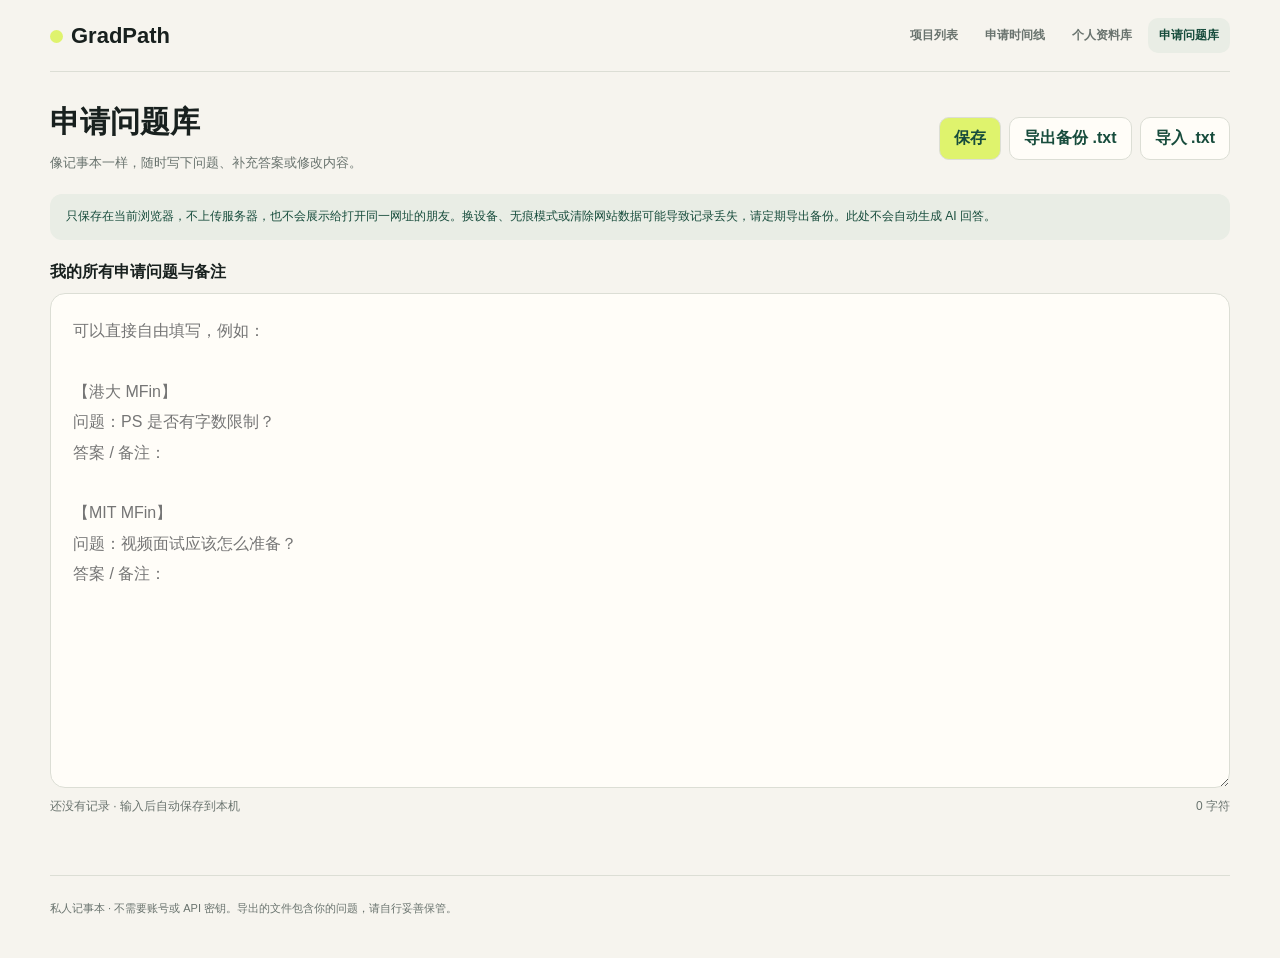
<file: questions.html>
<!doctype html>
<html lang="zh-CN">
<head>
  <meta charset="UTF-8">
  <meta name="viewport" content="width=device-width,initial-scale=1">
  <meta name="robots" content="noindex,nofollow,noarchive">
  <meta name="referrer" content="no-referrer">
  <title>申请问题库｜GradPath</title>
  <link rel="stylesheet" href="documents.css?v=20260816-1">
  <style>
    main{padding:30px 0 50px}.question-head{display:flex;justify-content:space-between;align-items:center;gap:16px;flex-wrap:wrap}h1{font-size:30px;margin:0 0 8px}.hint{color:var(--muted);font-size:13px;line-height:1.8}.note-tools{display:flex;gap:8px;flex-wrap:wrap}.note-tools button{padding:10px 14px;border:1px solid var(--line);border-radius:10px;background:var(--card);color:var(--green);font-weight:700}.note-tools .save{background:var(--lime)}.note-label{display:block;font-weight:700;margin:22px 0 10px}textarea{display:block;width:100%;min-height:55vh;padding:22px;border:1px solid var(--line);border-radius:15px;background:var(--card);color:var(--ink);font:16px/1.9 "Microsoft YaHei",sans-serif;resize:vertical}textarea:focus{outline:2px solid var(--green);outline-offset:2px}.note-footer{display:flex;justify-content:space-between;gap:15px;margin:10px 0;font-size:12px;color:var(--muted)}#saveStatus.error{color:#a63420;font-weight:700}.local-note{background:#e9ede5;border-radius:12px;padding:12px 16px;margin:20px 0 0;font-size:12px;line-height:1.8;color:var(--green)}@media(max-width:600px){.wrap{width:calc(100% - 24px)}header{flex-wrap:wrap;padding:15px 0}.header-nav{justify-content:flex-start}textarea{padding:15px}.note-tools{width:100%}}
  </style>
</head>
<body><div class="wrap">
  <header><a class="brand" href="index.html"><i></i>GradPath</a><nav class="header-nav"><a href="index.html">项目列表</a><a href="timeline.html">申请时间线</a><a href="documents.html">个人资料库</a><a class="active" href="questions.html" aria-current="page">申请问题库</a></nav></header>
  <main>
    <div class="question-head"><div><h1>申请问题库</h1><div class="hint">像记事本一样，随时写下问题、补充答案或修改内容。</div></div><div class="note-tools"><button type="button" class="save" id="saveNote">保存</button><button type="button" id="exportNote">导出备份 .txt</button><button type="button" id="importNote">导入 .txt</button><input type="file" id="noteFile" accept=".txt,text/plain" hidden></div></div>
    <p class="local-note">只保存在当前浏览器，不上传服务器，也不会展示给打开同一网址的朋友。换设备、无痕模式或清除网站数据可能导致记录丢失，请定期导出备份。此处不会自动生成 AI 回答。</p>
    <label class="note-label" for="questionNotes">我的所有申请问题与备注</label>
    <textarea id="questionNotes" spellcheck="false" placeholder="可以直接自由填写，例如：&#10;&#10;【港大 MFin】&#10;问题：PS 是否有字数限制？&#10;答案 / 备注：&#10;&#10;【MIT MFin】&#10;问题：视频面试应该怎么准备？&#10;答案 / 备注："></textarea>
    <div class="note-footer"><span id="saveStatus" role="status" aria-live="polite">正在读取本机记录…</span><span id="noteCount">0 字符</span></div>
    <noscript>请启用 JavaScript，才能保存和读取问题记录。</noscript>
  </main><footer>私人记事本 · 不需要账号或 API 密钥。导出的文件包含你的问题，请自行妥善保管。</footer>
</div><script src="questions.js"></script></body>
</html>
</file>
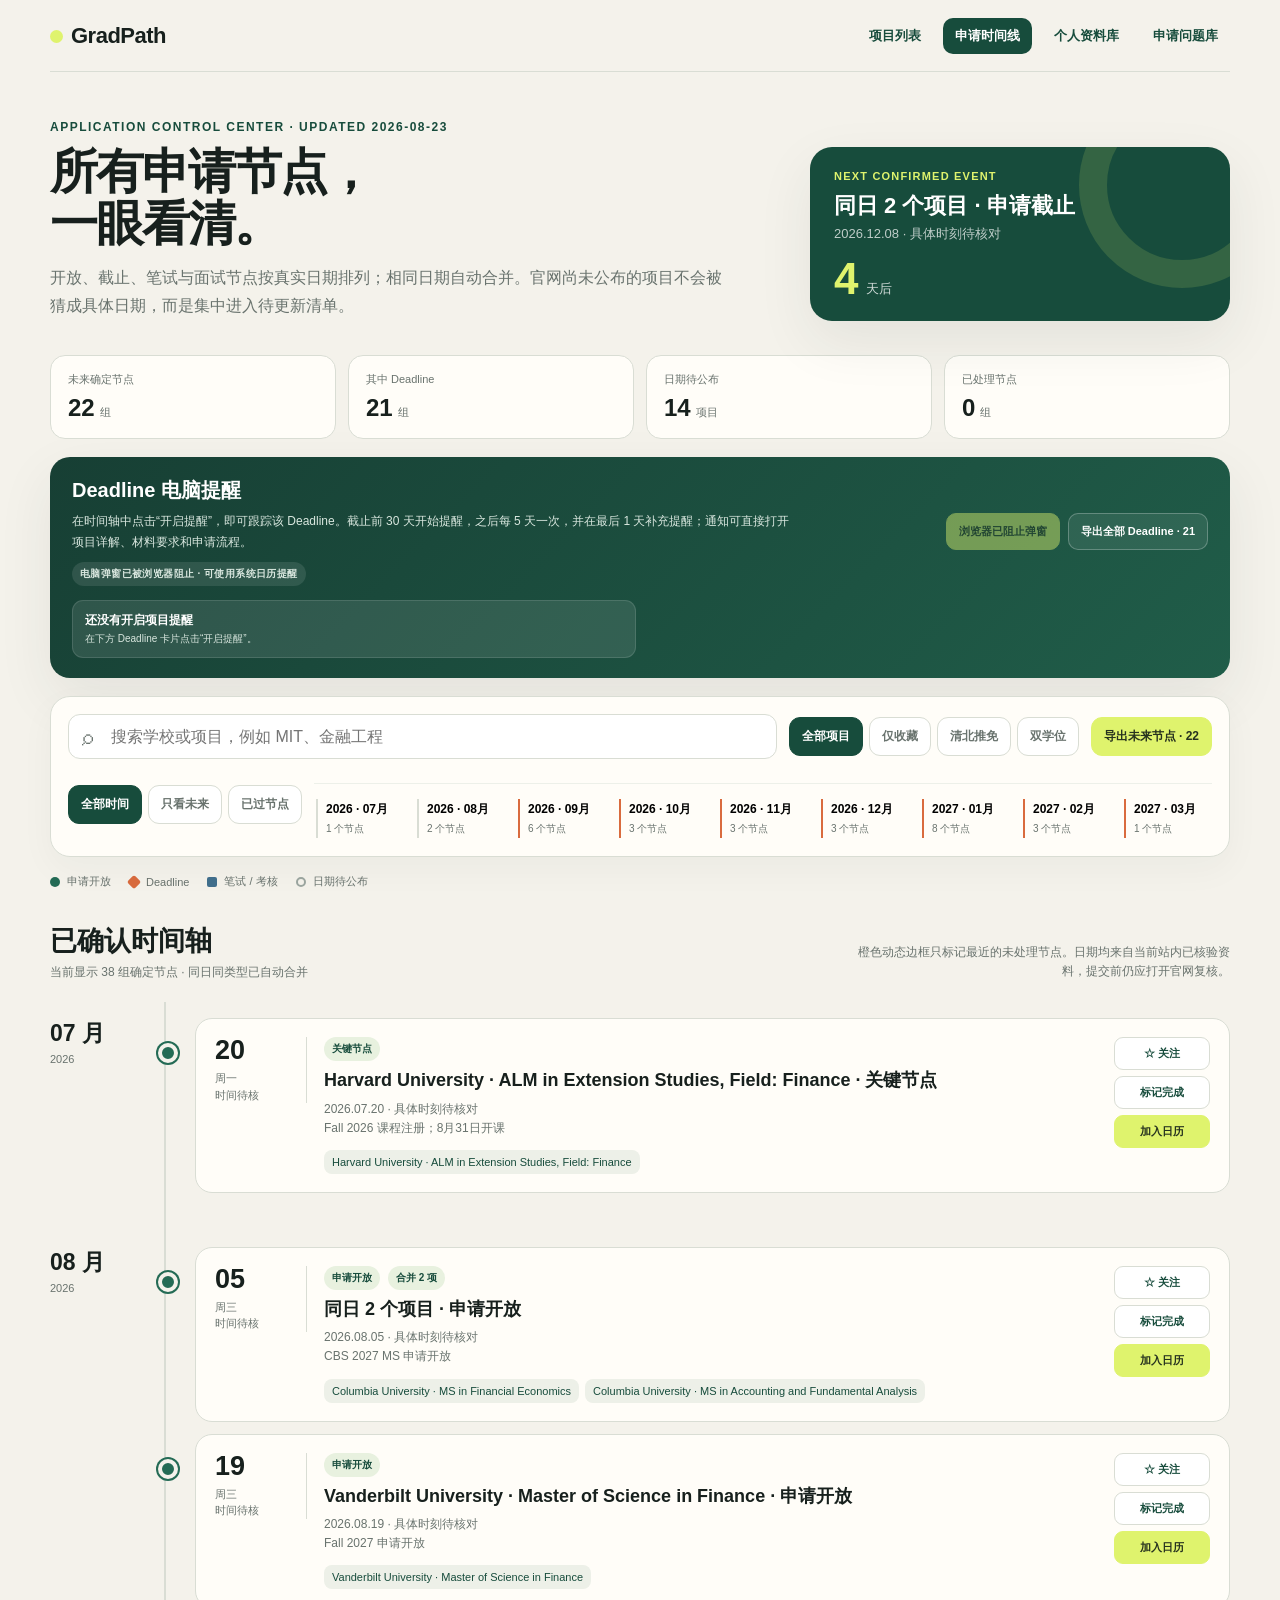
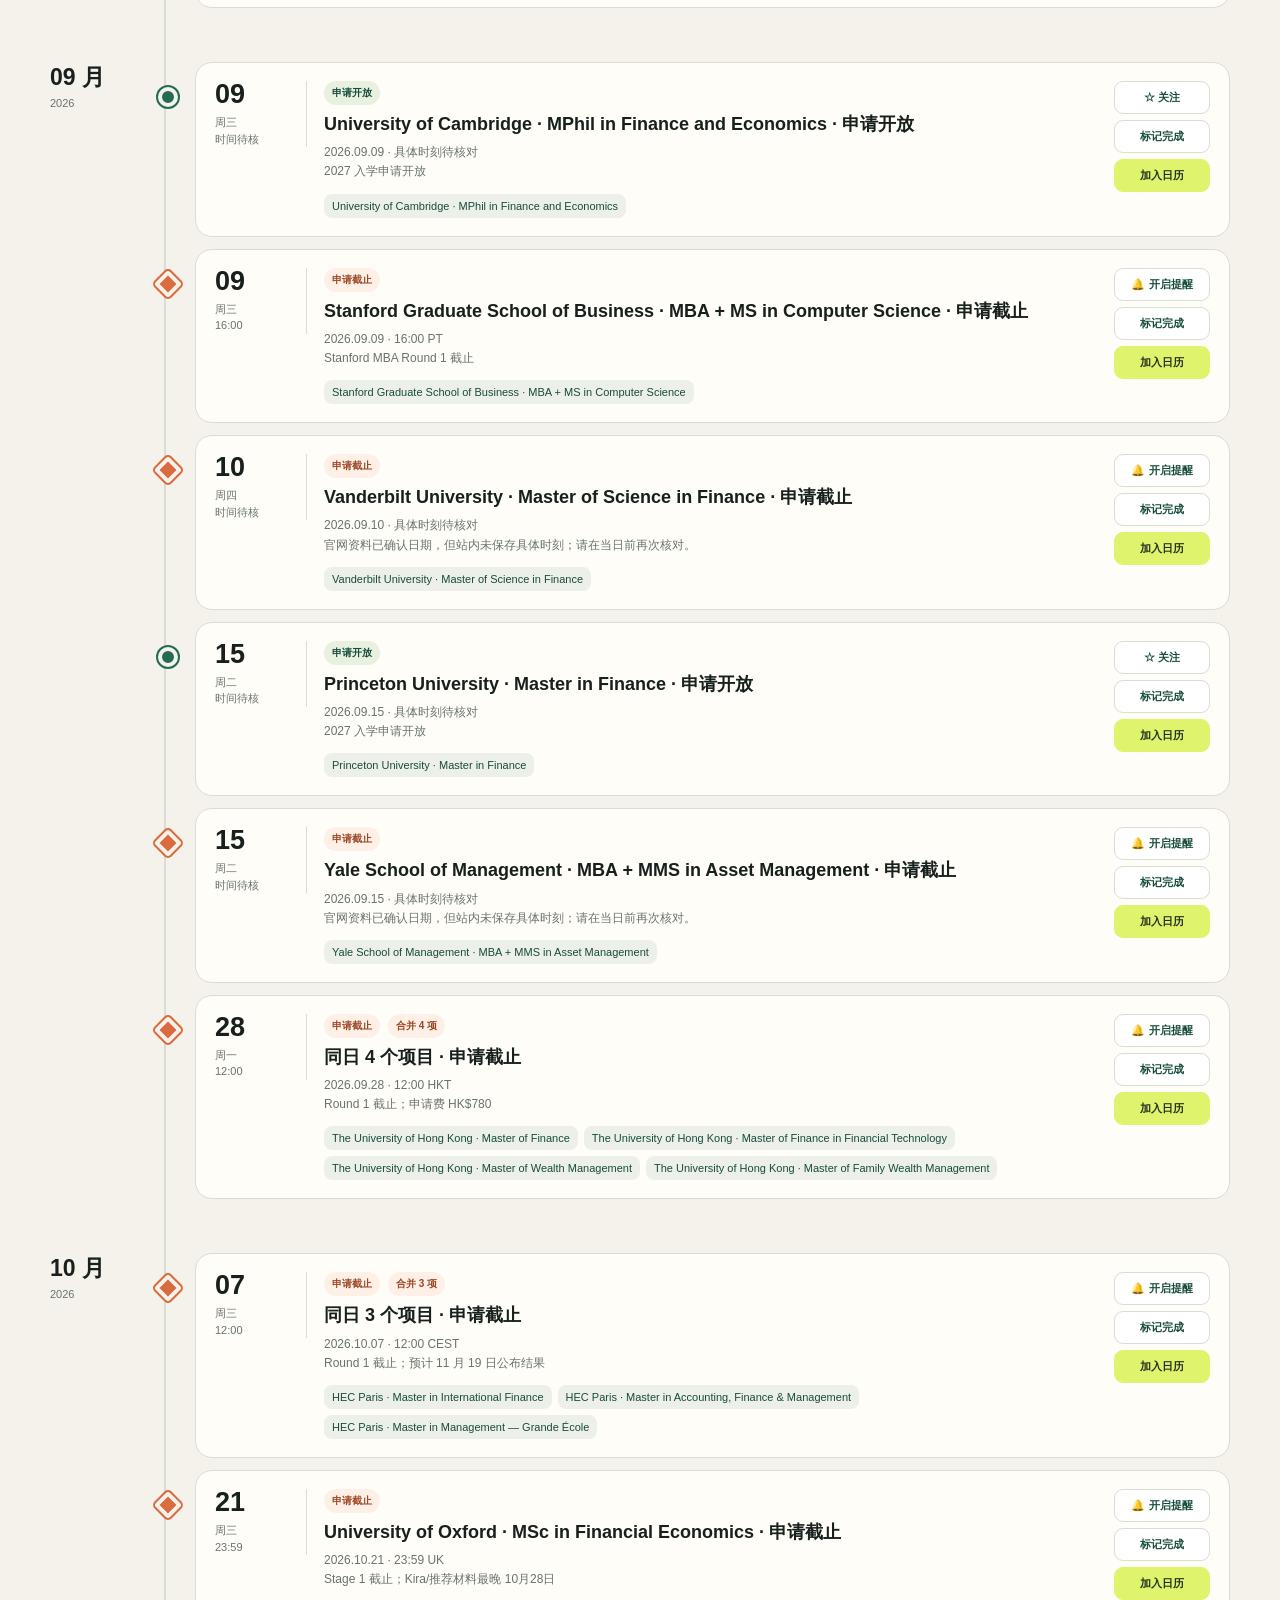
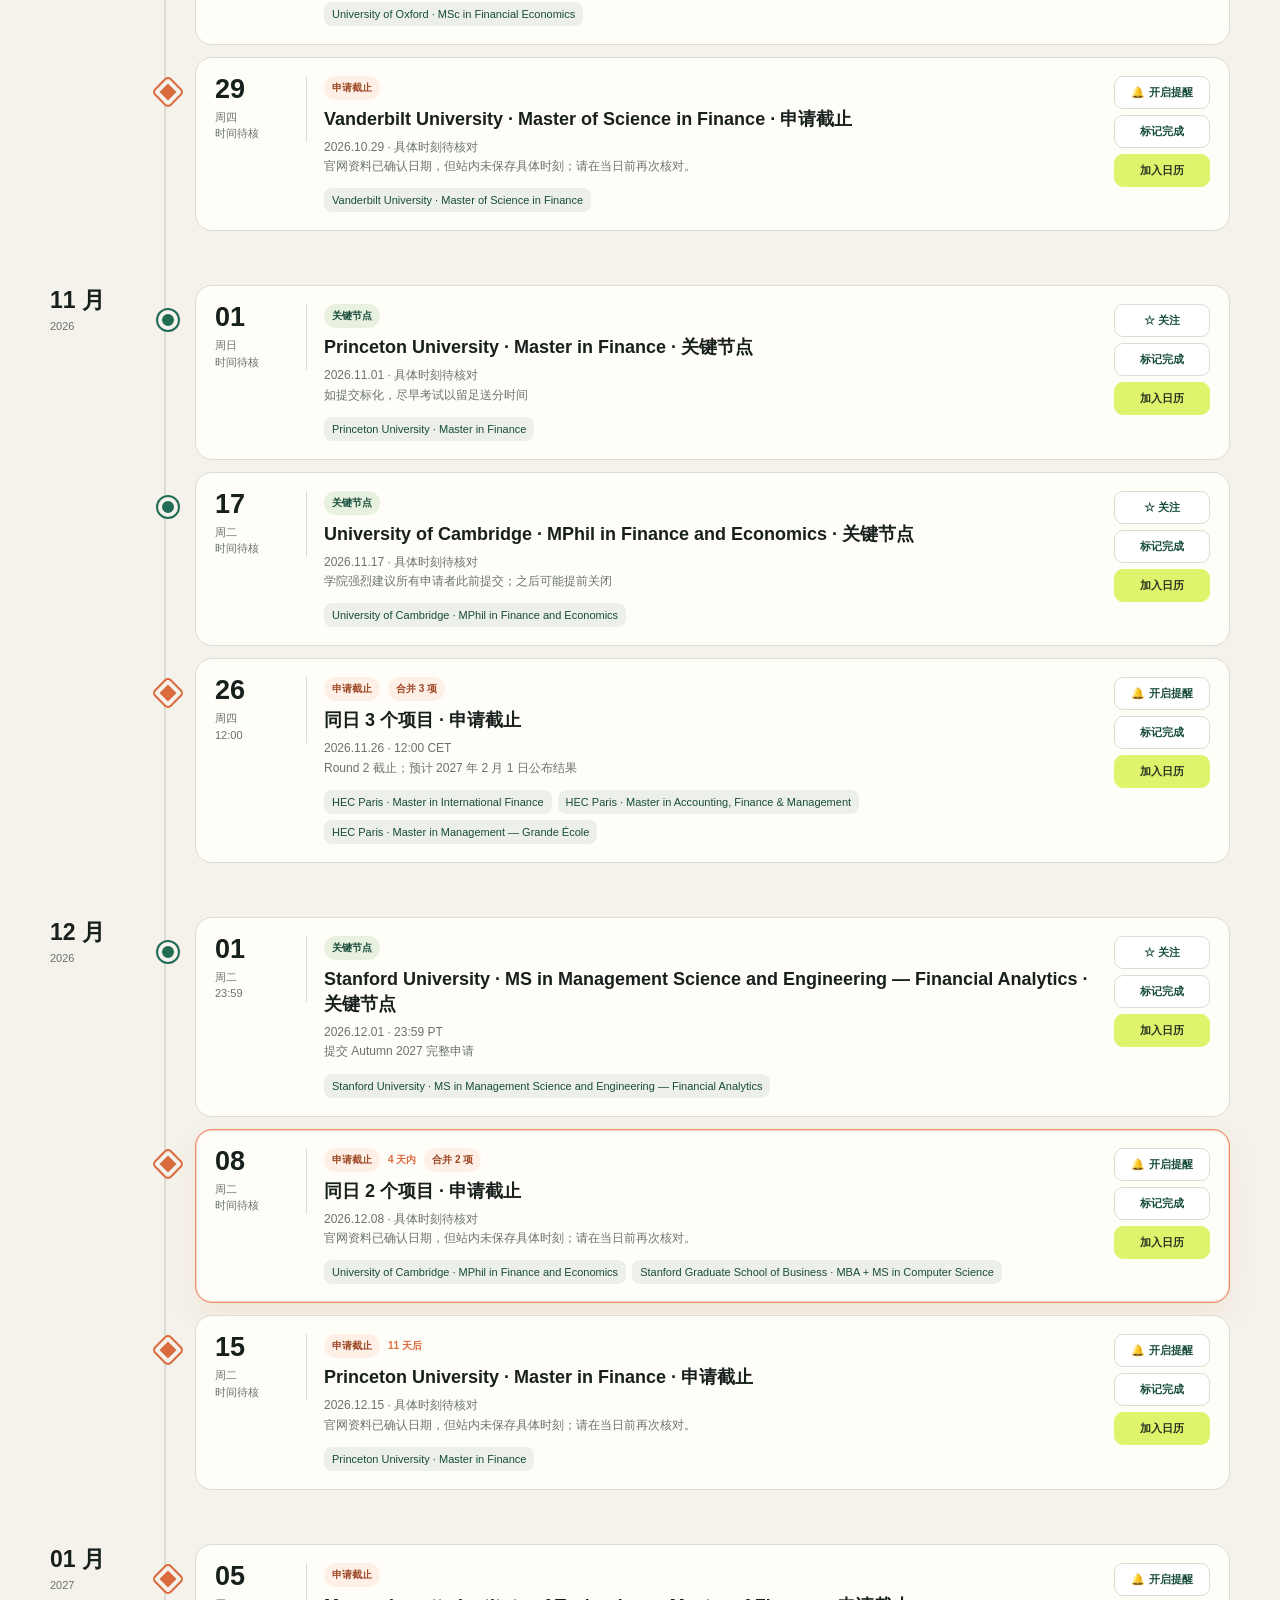
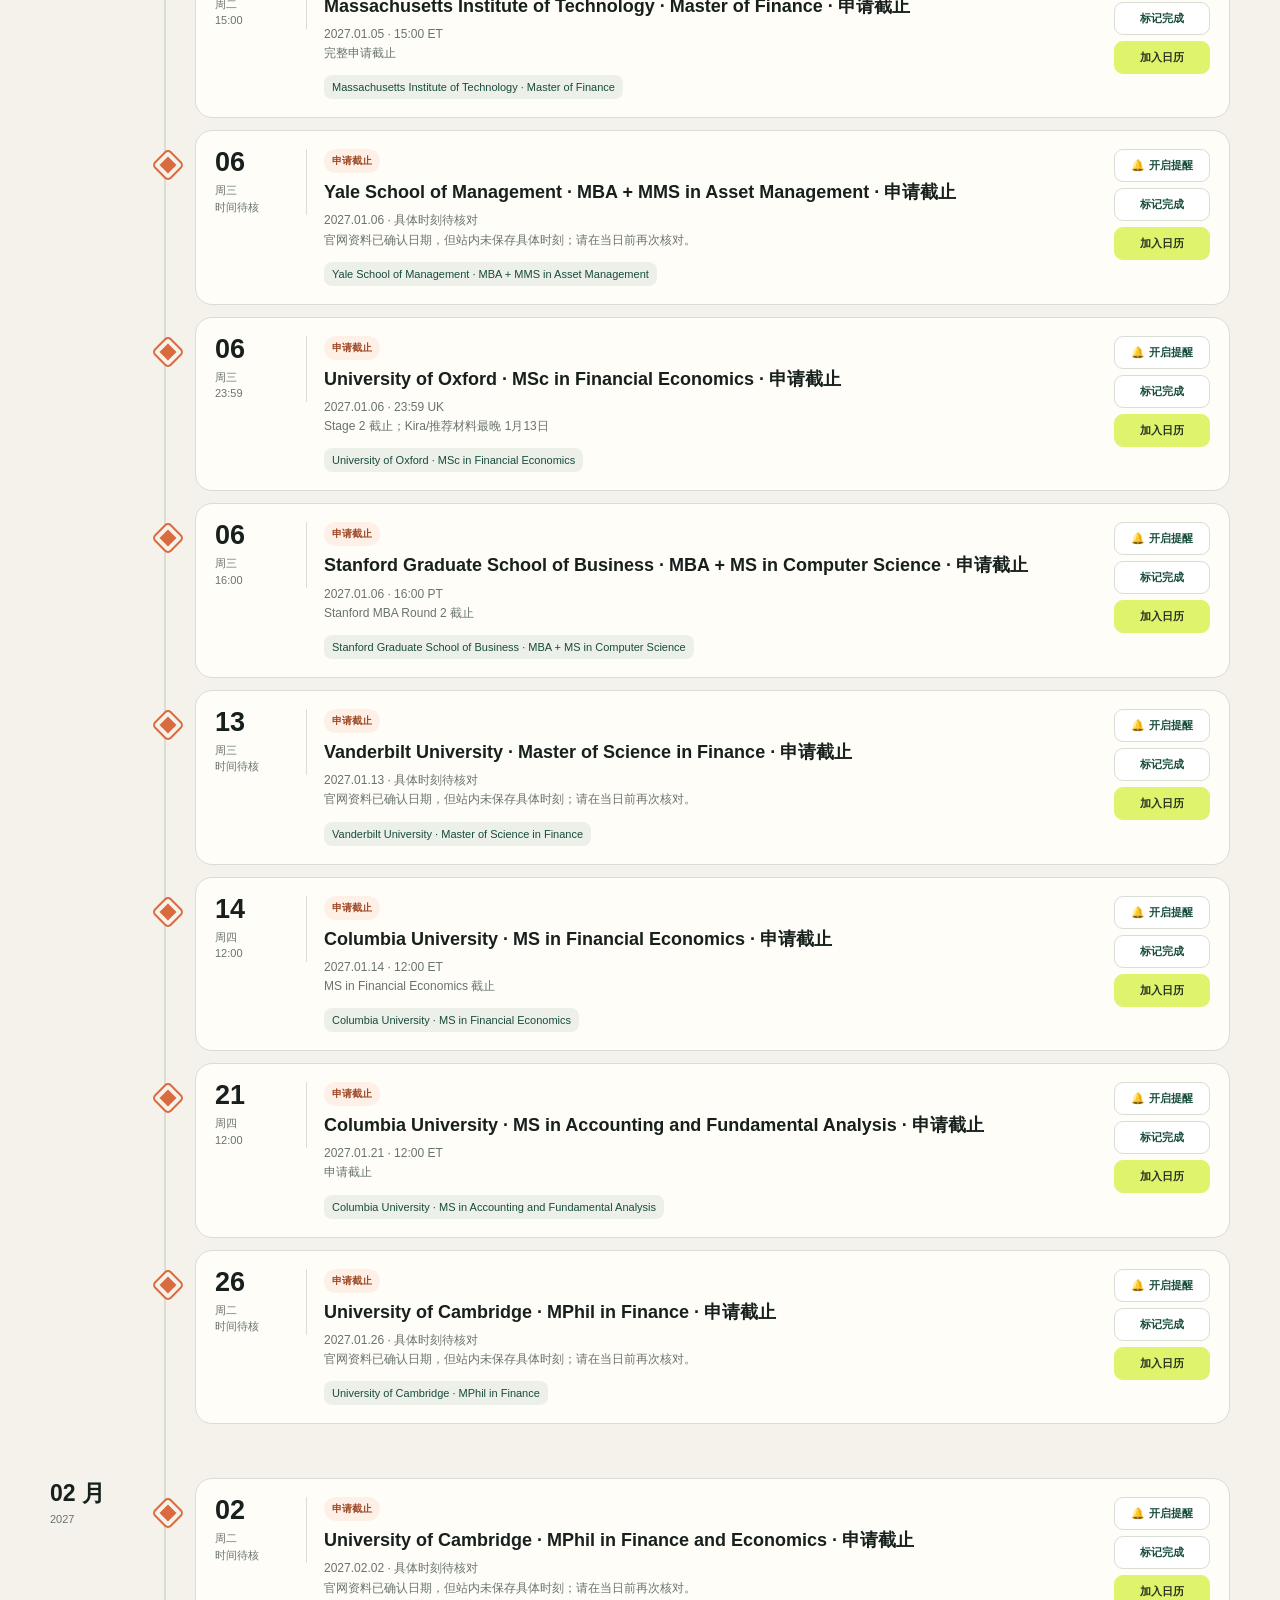
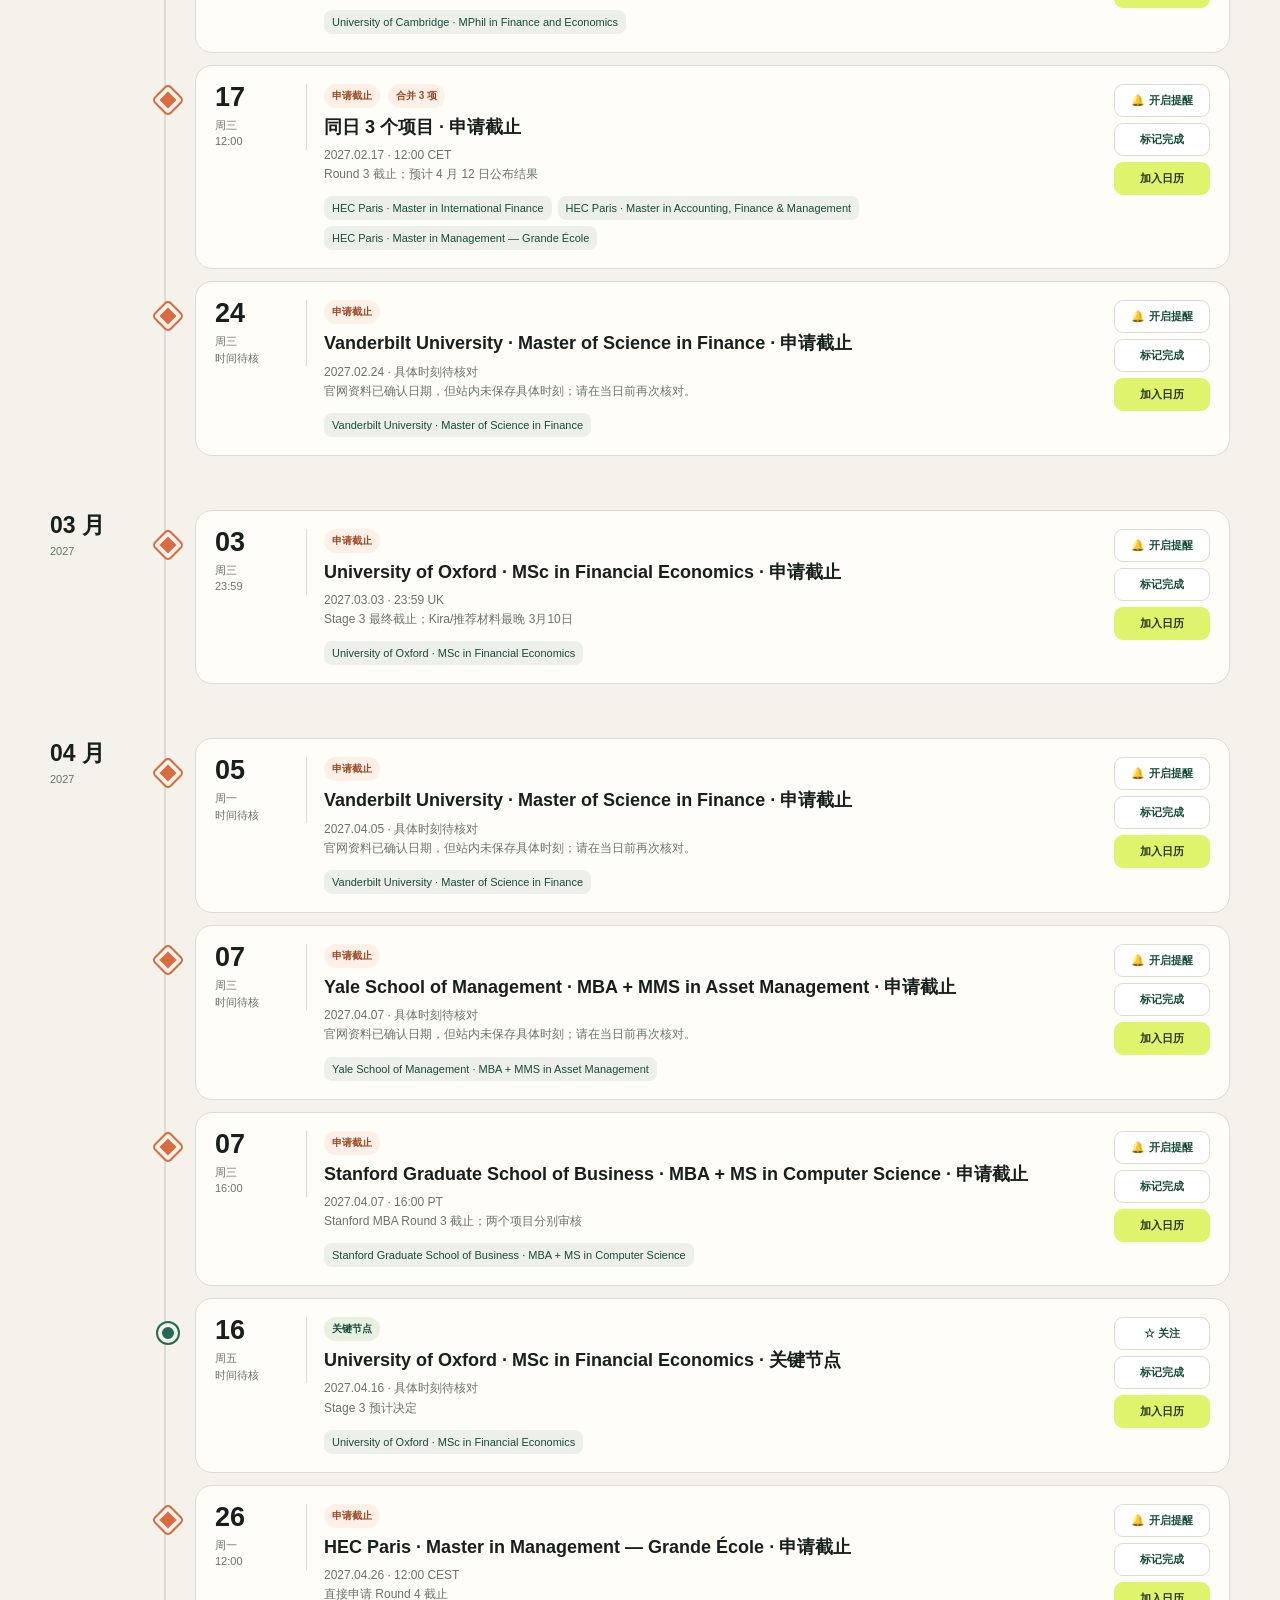
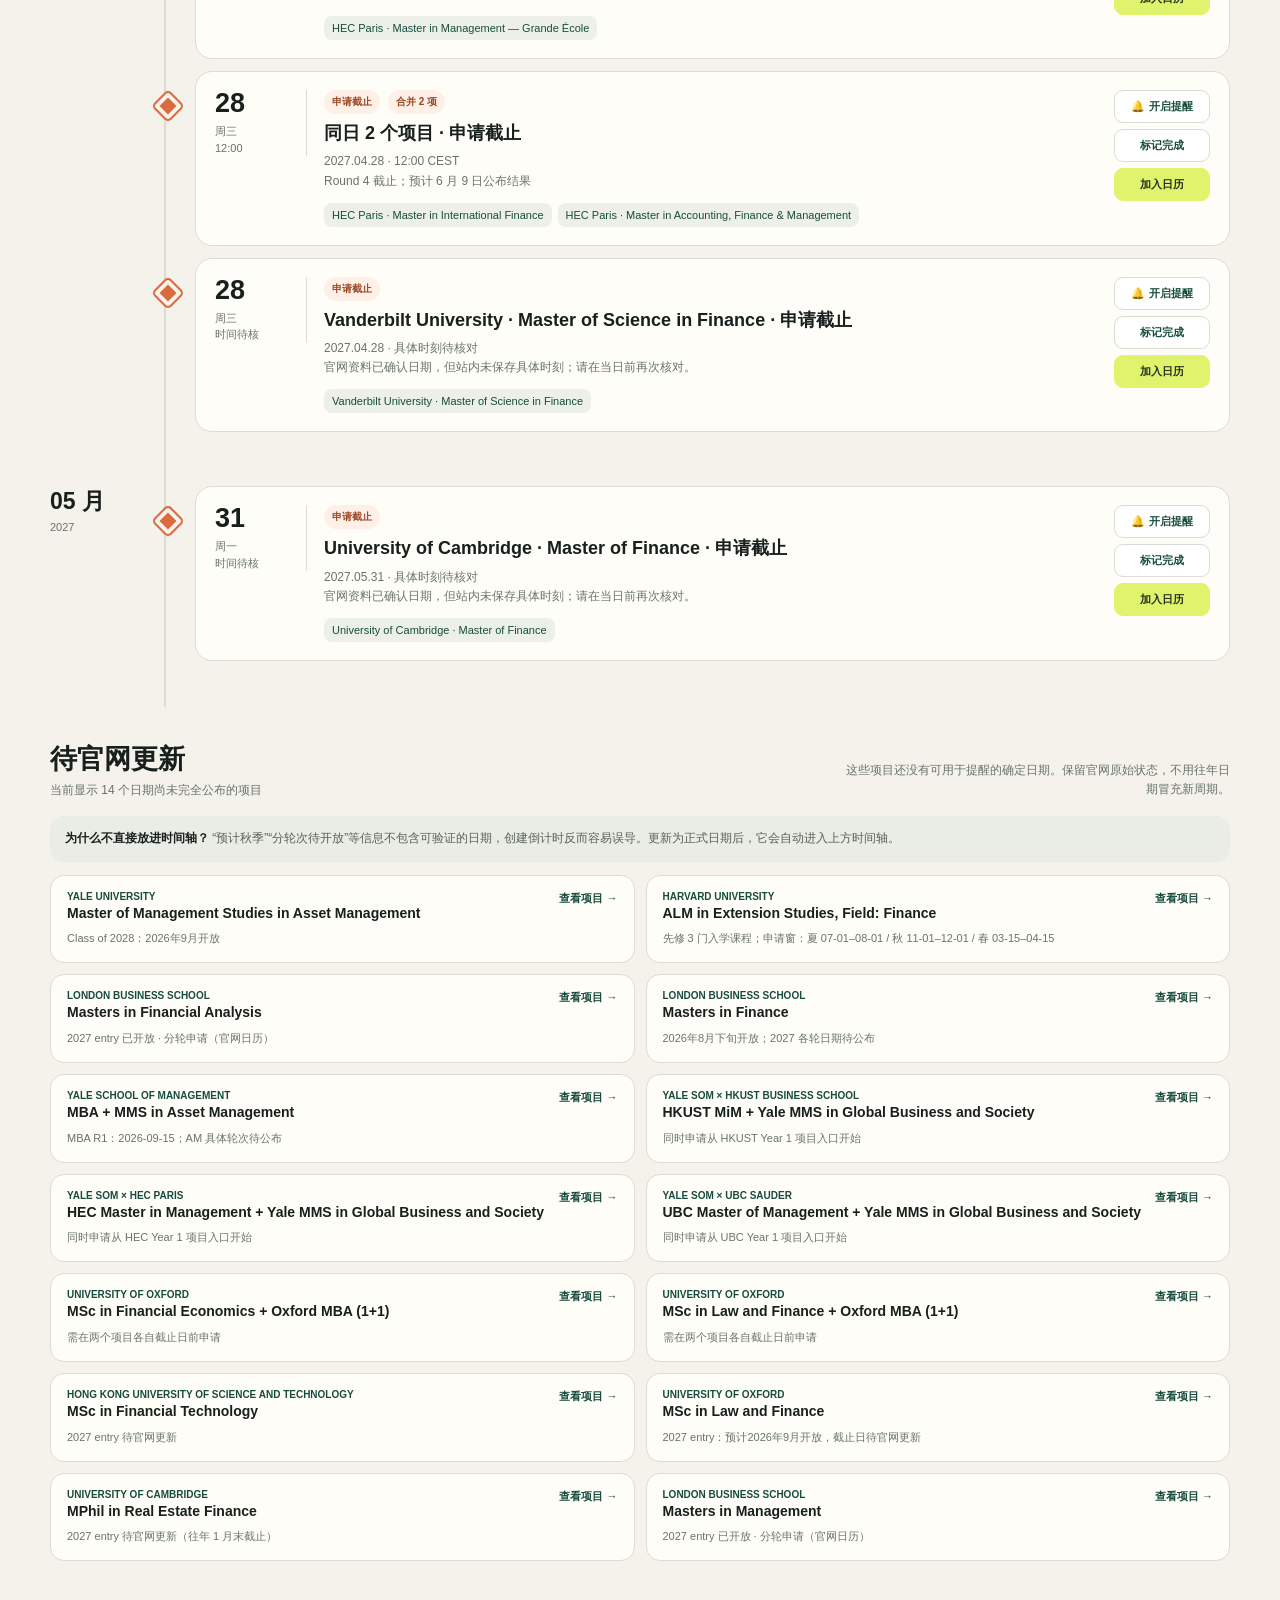
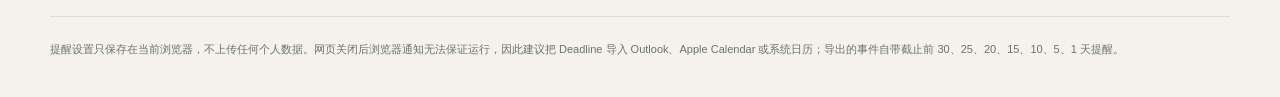
<file: timeline.html>
<!doctype html>
<html lang="zh-CN">
<head>
  <meta charset="UTF-8">
  <meta name="viewport" content="width=device-width, initial-scale=1.0">
  <meta name="color-scheme" content="light">
  <meta name="robots" content="noindex,nofollow,noarchive,nosnippet,noimageindex">
  <meta name="referrer" content="no-referrer">
  <title>申请时间线｜GradPath</title>
  <style>
    :root{--ink:#17201d;--muted:#69736e;--paper:#f4f2eb;--card:#fffdf8;--green:#174c3c;--green2:#246b55;--lime:#dff36d;--line:#d9ddd4;--orange:#d96b3e;--orange-soft:#fff0e7;--blue:#416f8d;--blue-soft:#eaf2f6;--shadow:0 20px 55px rgba(32,57,47,.08)}
    *{box-sizing:border-box}html{scroll-behavior:smooth}body{margin:0;background:var(--paper);color:var(--ink);font-family:Inter,"PingFang SC","Microsoft YaHei",sans-serif}.wrap{width:min(1180px,calc(100% - 40px));margin:auto}button,input,select{font:inherit}button{cursor:pointer}
    header{height:72px;display:flex;align-items:center;justify-content:space-between;border-bottom:1px solid var(--line)}.brand{font-size:22px;font-weight:900;color:var(--ink);text-decoration:none;letter-spacing:-.5px}.brand i{display:inline-block;width:13px;height:13px;border-radius:50%;background:var(--lime);margin-right:8px}.header-nav{display:flex;align-items:center;gap:10px}.header-nav a{font-size:13px;font-weight:800;text-decoration:none;color:var(--green);padding:9px 12px;border-radius:10px}.header-nav a.active{background:var(--green);color:white}
    .hero{padding:48px 0 25px}.eyebrow{font-size:12px;font-weight:900;letter-spacing:1.5px;color:var(--green)}.hero-grid{display:grid;grid-template-columns:1fr 420px;gap:28px;align-items:end}.hero h1{font-size:48px;line-height:1.08;letter-spacing:-2px;margin:12px 0 14px}.hero p{max-width:680px;color:var(--muted);font-size:16px;line-height:1.8;margin:0}.next-card{background:var(--green);color:white;border-radius:22px;padding:23px 24px;position:relative;overflow:hidden;box-shadow:var(--shadow)}.next-card:after{content:'';position:absolute;width:150px;height:150px;border:28px solid rgba(223,243,109,.14);border-radius:50%;right:-55px;top:-65px}.next-kicker{font-size:11px;font-weight:900;letter-spacing:1.2px;color:var(--lime)}.next-card h2{font-size:22px;line-height:1.35;margin:9px 0 4px;max-width:310px}.next-date{font-size:13px;opacity:.72}.countdown{display:flex;align-items:flex-end;gap:8px;margin-top:16px}.countdown b{font-size:44px;line-height:.9;color:var(--lime)}.countdown span{font-size:13px;opacity:.8}
    .stats{display:grid;grid-template-columns:repeat(4,1fr);gap:12px;margin:9px 0 18px}.stat{background:var(--card);border:1px solid var(--line);border-radius:15px;padding:16px 17px}.stat small{display:block;color:var(--muted);font-size:11px;margin-bottom:7px}.stat strong{font-size:24px}.stat em{font-style:normal;font-size:11px;color:var(--muted);margin-left:5px}
    .reminder-center{background:linear-gradient(135deg,#173f34,#205d49);color:white;border-radius:20px;padding:20px 22px;margin:0 0 18px;box-shadow:var(--shadow)}.reminder-main{display:grid;grid-template-columns:1fr auto;gap:20px;align-items:center}.reminder-center h2{font-size:20px;margin:0 0 7px}.reminder-center p{font-size:12px;line-height:1.7;margin:0;color:#d9e7df;max-width:720px}.reminder-actions{display:flex;gap:8px;flex-wrap:wrap;justify-content:flex-end}.reminder-btn{border:1px solid rgba(255,255,255,.25);border-radius:10px;background:rgba(255,255,255,.08);color:white;padding:10px 12px;font-size:11px;font-weight:900}.reminder-btn.primary-reminder{background:var(--lime);border-color:var(--lime);color:#26321f}.reminder-btn:disabled{opacity:.45;cursor:not-allowed}.reminder-status{display:inline-flex;margin-top:10px;font-size:10px;font-weight:900;letter-spacing:.4px;padding:5px 8px;border-radius:20px;background:rgba(255,255,255,.1);color:#d9e7df}.reminder-inbox{display:grid;grid-template-columns:repeat(2,1fr);gap:8px;margin-top:14px}.reminder-item{background:rgba(255,255,255,.1);border:1px solid rgba(255,255,255,.12);border-radius:11px;padding:11px 12px;display:flex;justify-content:space-between;align-items:center;gap:10px}.reminder-item b{display:block;font-size:12px;line-height:1.45}.reminder-item small{display:block;color:#d9e7df;font-size:10px;margin-top:3px}.reminder-item a{color:var(--lime);font-size:10px;font-weight:900;text-decoration:none;white-space:nowrap}
    .control-panel{background:var(--card);border:1px solid var(--line);border-radius:20px;padding:17px;box-shadow:0 12px 35px rgba(32,57,47,.04);position:sticky;top:8px;z-index:5}.controls{display:grid;grid-template-columns:minmax(220px,1fr) auto auto;gap:12px;align-items:center}.searchbox{position:relative}.searchbox:before{content:'⌕';position:absolute;left:14px;top:10px;font-size:22px;color:var(--muted)}.searchbox input{width:100%;height:45px;border:1px solid var(--line);border-radius:12px;background:white;padding:0 14px 0 42px;outline:none;color:var(--ink)}.searchbox input:focus{border-color:var(--green)}.chips{display:flex;gap:6px;flex-wrap:wrap}.chip,.export{border:1px solid var(--line);background:white;color:var(--muted);border-radius:11px;padding:10px 12px;font-size:12px;font-weight:800}.chip.active{background:var(--green);border-color:var(--green);color:white}.export{background:var(--lime);border-color:var(--lime);color:#27321f;white-space:nowrap}.export:disabled{opacity:.5;cursor:not-allowed}
    .month-rail{display:flex;gap:9px;overflow:auto;padding:15px 2px 1px;margin-top:13px;border-top:1px solid #edf0e9;scrollbar-width:thin}.month-btn{min-width:92px;background:transparent;border:0;text-align:left;border-left:2px solid var(--line);padding:2px 8px}.month-btn b{font-size:12px;display:block}.month-btn small{font-size:10px;color:var(--muted)}.month-btn.has-deadline{border-color:var(--orange)}.month-btn:hover b{color:var(--green)}
    .legend{display:flex;gap:18px;flex-wrap:wrap;color:var(--muted);font-size:11px;margin:17px 0 8px}.legend span{display:flex;align-items:center;gap:7px}.symbol{width:10px;height:10px;display:inline-block;background:var(--green2);border-radius:50%}.symbol.deadline{background:var(--orange);border-radius:2px;transform:rotate(45deg)}.symbol.assessment{background:var(--blue);border-radius:2px}.symbol.pending{background:transparent;border:2px solid #9ca6a0}
    .section-head{display:flex;align-items:end;justify-content:space-between;gap:20px;margin:34px 0 17px}.section-head h2{font-size:27px;margin:0 0 5px}.section-head p{font-size:12px;color:var(--muted);margin:0}.section-head .hint{max-width:390px;text-align:right;line-height:1.6}
    .timeline{position:relative;padding-bottom:12px}.timeline:before{content:'';position:absolute;left:114px;top:4px;bottom:0;width:2px;background:var(--line)}.month-group{position:relative;scroll-margin-top:120px}.month-label{width:94px;padding:20px 0;position:sticky;top:112px;z-index:2}.month-label b{display:block;font-size:23px}.month-label span{font-size:11px;color:var(--muted)}.moments{margin-left:145px;margin-top:-69px;padding-bottom:22px}.moment{position:relative;background:var(--card);border:1px solid var(--line);border-radius:17px;margin-bottom:12px;padding:18px 19px;transition:.2s}.moment:hover{transform:translateY(-2px);box-shadow:var(--shadow)}.moment:before{content:'';position:absolute;left:-38px;top:24px;width:12px;height:12px;border-radius:50%;background:var(--green2);border:4px solid var(--paper);box-shadow:0 0 0 2px var(--green2)}.moment.deadline:before{border-radius:3px;background:var(--orange);box-shadow:0 0 0 2px var(--orange);transform:rotate(45deg)}.moment.assessment:before{border-radius:3px;background:var(--blue);box-shadow:0 0 0 2px var(--blue)}.moment.is-next{border-color:#ef9973;box-shadow:0 12px 32px rgba(217,107,62,.09)}.moment.is-next:after{content:'';position:absolute;inset:-1px;border:2px solid rgba(217,107,62,.25);border-radius:17px;pointer-events:none;animation:breathe 2.6s ease-in-out infinite}.moment.done{opacity:.58}.moment.done h3{text-decoration:line-through}@keyframes breathe{50%{opacity:.25}}
    .moment-grid{display:grid;grid-template-columns:92px 1fr auto;gap:17px;align-items:start}.date-tile{border-right:1px solid var(--line);padding-right:13px}.date-tile b{font-size:27px;line-height:1;display:block}.date-tile span{font-size:11px;color:var(--muted);display:block;margin-top:6px;line-height:1.5}.type-line{display:flex;align-items:center;gap:8px;flex-wrap:wrap}.type-pill{display:inline-flex;align-items:center;gap:6px;font-size:10px;font-weight:900;padding:5px 8px;border-radius:20px;background:#e8f1df;color:var(--green)}.deadline .type-pill{background:var(--orange-soft);color:#9b4724}.assessment .type-pill{background:var(--blue-soft);color:var(--blue)}.urgency{font-size:10px;font-weight:900;color:var(--orange)}.moment h3{font-size:18px;line-height:1.4;margin:7px 0 6px}.moment-desc{font-size:12px;color:var(--muted);line-height:1.6;margin:0}.program-list{display:flex;gap:6px;flex-wrap:wrap;margin-top:12px}.program-link{font-size:11px;color:var(--green);text-decoration:none;background:#edf0e8;border-radius:8px;padding:6px 8px}.program-link:hover{text-decoration:underline}.more-programs summary{cursor:pointer;font-size:11px;color:var(--green);padding:6px 3px}.more-programs[open] summary{margin-bottom:6px}.more-programs .program-list{margin-top:0}.actions{display:flex;gap:6px;flex-direction:column;min-width:96px}.action{border:1px solid var(--line);background:white;color:var(--green);border-radius:9px;padding:8px 9px;font-size:11px;font-weight:800}.action.on{background:#edf0e8}.action.calendar{background:var(--lime);border-color:var(--lime);color:#26321f}
    .empty{background:var(--card);border:1px dashed #aab3ad;border-radius:17px;padding:48px;text-align:center;color:var(--muted)}.empty b{color:var(--ink);display:block;margin-bottom:7px}.pending-wrap{display:grid;grid-template-columns:repeat(2,1fr);gap:11px;padding-bottom:55px}.pending-card{background:var(--card);border:1px solid var(--line);border-radius:14px;padding:15px 16px;display:grid;grid-template-columns:1fr auto;gap:12px}.pending-card h3{font-size:14px;margin:2px 0 7px;line-height:1.4}.pending-card p{font-size:11px;color:var(--muted);margin:0;line-height:1.55}.pending-school{font-size:10px;color:var(--green);font-weight:900;text-transform:uppercase}.pending-card a{font-size:11px;font-weight:800;color:var(--green);text-decoration:none;white-space:nowrap}.pending-note{background:#e9ede5;border-radius:13px;padding:13px 15px;font-size:12px;color:#56615c;line-height:1.65;margin-bottom:13px}.pending-note b{color:var(--ink)}
    .toast{position:fixed;left:50%;bottom:24px;transform:translate(-50%,20px);background:#17201d;color:white;border-radius:12px;padding:11px 16px;font-size:12px;opacity:0;pointer-events:none;transition:.25s;z-index:20}.toast.show{opacity:1;transform:translate(-50%,0)}footer{border-top:1px solid var(--line);padding:24px 0 38px;color:var(--muted);font-size:11px;line-height:1.6}
    @media(max-width:900px){.hero-grid{grid-template-columns:1fr}.next-card{max-width:560px}.stats{grid-template-columns:repeat(2,1fr)}.reminder-main{grid-template-columns:1fr}.reminder-actions{justify-content:flex-start}.reminder-inbox{grid-template-columns:1fr}.controls{grid-template-columns:1fr}.control-panel{position:static}.month-label{position:static}.pending-wrap{grid-template-columns:1fr}}
    @media(max-width:650px){.wrap{width:min(100% - 24px,1180px)}header{height:auto;padding:15px 0;align-items:flex-start}.header-nav{gap:2px;flex-direction:column;align-items:flex-end}.header-nav a{padding:5px 7px}.hero{padding-top:34px}.hero h1{font-size:38px}.stats{gap:8px}.stat{padding:13px}.stat strong{font-size:20px}.timeline:before{left:10px}.month-label{width:auto;padding:23px 0 11px 31px}.month-label b{display:inline;font-size:18px}.month-label span{margin-left:7px}.moments{margin:0 0 0 30px;padding:0}.moment{padding:15px}.moment:before{left:-27px}.moment-grid{grid-template-columns:62px 1fr}.date-tile b{font-size:22px}.actions{grid-column:1/-1;flex-direction:row}.action{flex:1}.section-head{align-items:start;flex-direction:column}.section-head .hint{text-align:left}.pending-card{grid-template-columns:1fr}.pending-card a{white-space:normal}}
    @media(prefers-reduced-motion:reduce){html{scroll-behavior:auto}.moment,.toast{transition:none}.moment.is-next:after{animation:none}}
  </style>
</head>
<body>
  <div class="wrap">
    <header>
      <a class="brand" href="index.html"><i></i>GradPath</a>
      <nav class="header-nav"><a href="index.html">项目列表</a><a class="active" href="timeline.html">申请时间线</a><a href="documents.html">个人资料库</a><a href="questions.html">申请问题库</a></nav>
    </header>
    <main>
      <section class="hero">
        <div class="hero-grid">
          <div><div class="eyebrow">APPLICATION CONTROL CENTER · UPDATED 2026-08-23</div><h1>所有申请节点，<br>一眼看清。</h1><p>开放、截止、笔试与面试节点按真实日期排列；相同日期自动合并。官网尚未公布的项目不会被猜成具体日期，而是集中进入待更新清单。</p></div>
          <aside class="next-card" id="nextCard" aria-live="polite"></aside>
        </div>
      </section>
      <section class="stats" id="stats"></section>
      <section class="reminder-center" aria-labelledby="reminderTitle">
        <div class="reminder-main">
          <div><h2 id="reminderTitle">Deadline 电脑提醒</h2><p>在时间轴中点击“开启提醒”，即可跟踪该 Deadline。截止前 30 天开始提醒，之后每 5 天一次，并在最后 1 天补充提醒；通知可直接打开项目详解、材料要求和申请流程。</p><span class="reminder-status" id="reminderStatus">正在检查提醒状态</span></div>
          <div class="reminder-actions"><button class="reminder-btn primary-reminder" id="enableNotifications">允许电脑弹窗</button><button class="reminder-btn" id="exportReminders">导出全部 Deadline 提醒日历</button></div>
        </div>
        <div class="reminder-inbox" id="reminderInbox"></div>
      </section>
      <section class="control-panel" aria-label="时间线筛选">
        <div class="controls">
          <label class="searchbox"><input id="search" type="search" placeholder="搜索学校或项目，例如 MIT、金融工程"></label>
          <div class="chips" id="scopeChips">
            <button class="chip active" data-scope="all">全部项目</button><button class="chip" data-scope="saved">仅收藏</button><button class="chip" data-scope="china">清北推免</button><button class="chip" data-scope="dual">双学位</button>
          </div>
          <button class="export" id="exportAll">导出未来节点</button>
        </div>
        <div class="controls" style="grid-template-columns:auto 1fr;margin-top:11px">
          <div class="chips" id="statusChips"><button class="chip active" data-status="all">全部时间</button><button class="chip" data-status="future">只看未来</button><button class="chip" data-status="past">已过节点</button></div>
          <div class="month-rail" id="monthRail"></div>
        </div>
      </section>
      <div class="legend"><span><i class="symbol"></i>申请开放</span><span><i class="symbol deadline"></i>Deadline</span><span><i class="symbol assessment"></i>笔试 / 考核</span><span><i class="symbol pending"></i>日期待公布</span></div>
      <section>
        <div class="section-head"><div><h2>已确认时间轴</h2><p id="timelineCount"></p></div><p class="hint">橙色动态边框只标记最近的未处理节点。日期均来自当前站内已核验资料，提交前仍应打开官网复核。</p></div>
        <div class="timeline" id="timeline"></div>
      </section>
      <section id="pendingSection">
        <div class="section-head"><div><h2>待官网更新</h2><p id="pendingCount"></p></div><p class="hint">这些项目还没有可用于提醒的确定日期。保留官网原始状态，不用往年日期冒充新周期。</p></div>
        <div class="pending-note"><b>为什么不直接放进时间轴？</b> “预计秋季”“分轮次待开放”等信息不包含可验证的日期，创建倒计时反而容易误导。更新为正式日期后，它会自动进入上方时间轴。</div>
        <div class="pending-wrap" id="pending"></div>
      </section>
    </main>
    <footer>提醒设置只保存在当前浏览器，不上传任何个人数据。网页关闭后浏览器通知无法保证运行，因此建议把 Deadline 导入 Outlook、Apple Calendar 或系统日历；导出的事件自带截止前 30、25、20、15、10、5、1 天提醒。</footer>
  </div>
  <div class="toast" id="toast" role="status"></div>
  <script src="data.js"></script>
  <script src="business-school-additions.js"></script>
  <script src="catalog-refresh-20260925.js"></script>
  <script src="timeline.js"></script>
</body>
</html>
</file>
<file: documents.css>
:root{--ink:#18201e;--muted:#69736e;--paper:#f6f4ee;--card:#fffdf8;--green:#174c3c;--lime:#dff36d;--line:#dcded5;--orange:#c75d35;--shadow:0 16px 48px rgba(29,61,48,.08)}
*{box-sizing:border-box}html{scroll-behavior:smooth}body{margin:0;background:var(--paper);color:var(--ink);font-family:Inter,"PingFang SC","Microsoft YaHei",sans-serif}.wrap{width:min(1180px,calc(100% - 40px));margin:auto}a{color:inherit}button,input,select{font:inherit}button{cursor:pointer}
header{min-height:72px;display:flex;align-items:center;justify-content:space-between;gap:18px;border-bottom:1px solid var(--line)}.brand{font-size:22px;font-weight:900;text-decoration:none;white-space:nowrap}.brand i{display:inline-block;width:13px;height:13px;border-radius:50%;background:var(--lime);margin-right:8px}.header-nav{display:flex;align-items:center;gap:5px;flex-wrap:wrap;justify-content:flex-end}.header-nav a{text-decoration:none;color:var(--muted);font-size:12px;font-weight:800;padding:9px 11px;border-radius:10px}.header-nav a:hover,.header-nav a.active{color:var(--green);background:#e9ede5}
.hero{padding:46px 0 22px}.eyebrow{font-size:11px;color:var(--green);font-weight:900;letter-spacing:1px}.hero h1{font-size:44px;line-height:1.08;letter-spacing:-1.8px;margin:10px 0 12px}.hero p{max-width:760px;color:var(--muted);line-height:1.75;margin:0}.privacy{display:grid;grid-template-columns:auto 1fr auto;gap:14px;align-items:center;background:var(--green);color:white;border-radius:17px;padding:17px 19px;margin:16px 0 24px;box-shadow:var(--shadow)}.privacy-icon{width:42px;height:42px;border-radius:12px;display:grid;place-items:center;background:rgba(255,255,255,.12);font-size:21px}.privacy b{display:block;font-size:14px}.privacy p{font-size:12px;line-height:1.55;opacity:.78;margin:4px 0 0}.persist{border:1px solid rgba(255,255,255,.28);background:transparent;color:white;border-radius:11px;padding:9px 12px;font-size:11px;font-weight:900;white-space:nowrap}
.app-layout{display:grid;grid-template-columns:230px minmax(0,1fr);gap:20px;padding-bottom:70px}.sidebar{align-self:start;position:sticky;top:14px;background:var(--card);border:1px solid var(--line);border-radius:18px;padding:13px}.mode-btn{width:100%;border:0;background:transparent;border-radius:12px;text-align:left;padding:13px;color:var(--muted);font-weight:800}.mode-btn.active{background:var(--green);color:white}.mode-btn span{display:block;font-size:11px;font-weight:500;opacity:.72;margin-top:4px;line-height:1.45}.side-divider{height:1px;background:var(--line);margin:12px 5px}.side-label{font-size:10px;color:var(--muted);font-weight:900;letter-spacing:.7px;padding:4px 9px 7px}.cat-nav{display:grid;gap:3px}.cat-btn{border:0;background:transparent;border-radius:10px;text-align:left;padding:9px;display:flex;gap:8px;align-items:center;color:#4d5853;font-size:12px}.cat-btn:hover,.cat-btn.active{background:#edf0e8;color:var(--green);font-weight:800}.cat-btn em{margin-left:auto;font-style:normal;color:var(--muted);font-size:10px}.content{min-width:0}
.content-head{display:flex;justify-content:space-between;align-items:flex-end;gap:18px;margin-bottom:16px}.content-head h2{font-size:25px;margin:0 0 5px}.content-head p{font-size:12px;color:var(--muted);margin:0;line-height:1.55}.actions{display:flex;gap:8px;flex-wrap:wrap;justify-content:flex-end}.action,.primary{border:1px solid var(--line);background:white;color:var(--green);border-radius:11px;padding:10px 12px;font-size:12px;font-weight:900}.primary{border-color:var(--lime);background:var(--lime);color:#26321f}
.stats{display:grid;grid-template-columns:repeat(4,1fr);gap:10px;margin-bottom:15px}.stat{background:var(--card);border:1px solid var(--line);border-radius:14px;padding:15px}.stat small{display:block;color:var(--muted);font-size:10px;font-weight:800}.stat b{display:block;font-size:23px;margin-top:6px}.storage-line{height:6px;background:#e5e8e2;border-radius:8px;overflow:hidden;margin-top:9px}.storage-line i{display:block;height:100%;background:var(--green)}
.toolbar{background:var(--card);border:1px solid var(--line);border-radius:15px;padding:11px;display:grid;grid-template-columns:1fr 210px auto;gap:9px;margin-bottom:14px}.toolbar input,.toolbar select,.project-search{width:100%;border:1px solid var(--line);background:white;border-radius:10px;padding:10px 12px;color:var(--ink);outline:none}.toolbar input:focus,.toolbar select:focus,.project-search:focus{border-color:var(--green)}.category-grid{display:grid;grid-template-columns:repeat(2,1fr);gap:10px;margin:14px 0}.category-card{border:1px solid var(--line);background:var(--card);border-radius:15px;padding:15px;text-align:left;display:grid;grid-template-columns:38px 1fr auto;gap:11px;align-items:center}.category-card:hover{border-color:#9bb0a4;box-shadow:var(--shadow)}.category-card .icon{width:38px;height:38px;border-radius:11px;background:#edf0e8;display:grid;place-items:center;font-size:19px}.category-card b{display:block;font-size:13px}.category-card p{font-size:10px;color:var(--muted);line-height:1.45;margin:4px 0 0}.count-pill{font-size:10px;font-weight:900;background:#e8f1df;color:var(--green);border-radius:20px;padding:5px 8px}.sensitive{color:#9b432b;font-size:9px;font-weight:900;margin-left:5px}
.section-label{display:flex;align-items:center;justify-content:space-between;gap:12px;margin:20px 0 10px}.section-label h3{font-size:15px;margin:0}.section-label span{font-size:11px;color:var(--muted)}.files{display:grid;gap:8px}.file-card{background:var(--card);border:1px solid var(--line);border-radius:14px;padding:13px;display:grid;grid-template-columns:42px minmax(0,1fr) auto;gap:12px;align-items:center}.file-type{width:42px;height:42px;border-radius:12px;background:#edf0e8;display:grid;place-items:center;color:var(--green);font-size:10px;font-weight:900;text-transform:uppercase}.file-main{min-width:0}.file-main b{display:block;font-size:13px;white-space:nowrap;overflow:hidden;text-overflow:ellipsis}.file-meta{font-size:10px;color:var(--muted);margin-top:5px;line-height:1.45}.file-actions{display:flex;gap:5px}.mini{border:0;background:#edf0e8;color:var(--green);border-radius:8px;padding:7px 8px;font-size:10px;font-weight:900}.mini.delete{background:#fff0e8;color:#a74f32}.empty{border:1px dashed #aeb6ac;background:rgba(255,255,255,.45);border-radius:16px;text-align:center;color:var(--muted);padding:38px 20px}.empty b{display:block;color:var(--ink);margin-bottom:6px}
.project-toolbar{display:flex;gap:10px;margin-bottom:14px}.project-grid{display:grid;grid-template-columns:repeat(2,1fr);gap:10px}.project-card{border:1px solid var(--line);background:var(--card);border-radius:16px;padding:16px;text-decoration:none;transition:.16s}.project-card:hover{transform:translateY(-2px);box-shadow:var(--shadow);border-color:#9bb0a4}.project-card .school{font-size:10px;color:var(--green);font-weight:900;text-transform:uppercase}.project-card h3{font-size:15px;line-height:1.4;margin:8px 0}.project-card p{font-size:10px;color:var(--muted);margin:0}.project-foot{display:flex;justify-content:space-between;gap:10px;align-items:center;margin-top:13px}.project-progress{font-size:10px;color:var(--green);font-weight:900}.progress{height:6px;background:#e4e7e1;border-radius:7px;overflow:hidden;flex:1}.progress i{display:block;height:100%;background:var(--lime)}
.project-hero{background:var(--green);color:white;border-radius:18px;padding:21px;margin-bottom:14px}.project-hero .school{font-size:10px;opacity:.72;font-weight:900;text-transform:uppercase}.project-hero h2{font-size:25px;line-height:1.3;margin:7px 0}.project-hero p{font-size:12px;opacity:.76;margin:0}.project-hero-top{display:flex;justify-content:space-between;align-items:flex-start;gap:15px}.back-link{color:white;font-size:11px;font-weight:900;text-decoration:none;border:1px solid rgba(255,255,255,.27);padding:8px 10px;border-radius:10px;white-space:nowrap}.progress-card{background:var(--card);border:1px solid var(--line);border-radius:15px;padding:15px;margin-bottom:13px}.progress-top{display:flex;justify-content:space-between;gap:10px;font-size:12px;font-weight:900;margin-bottom:10px}.progress.big{height:10px}.requirements{display:grid;gap:9px}.requirement{background:var(--card);border:1px solid var(--line);border-radius:15px;padding:14px}.req-top{display:grid;grid-template-columns:22px 1fr auto;gap:10px;align-items:start}.req-check{width:22px;height:22px;border-radius:50%;background:#ecefe9;color:#87918c;display:grid;place-items:center;font-size:11px;font-weight:900}.requirement.done .req-check{background:var(--green);color:white}.req-name b{font-size:13px;line-height:1.5}.req-name small{display:block;color:var(--muted);font-size:10px;margin-top:4px}.req-files{margin:11px 0 0 32px;display:grid;gap:6px}.req-file{display:flex;justify-content:space-between;gap:10px;align-items:center;background:#f2f4ee;border-radius:9px;padding:8px 9px;font-size:10px}.req-file span{min-width:0;overflow:hidden;text-overflow:ellipsis;white-space:nowrap}.upload-req{border:0;background:var(--lime);color:#26321f;border-radius:9px;padding:8px 10px;font-size:10px;font-weight:900;white-space:nowrap}
.toast{position:fixed;right:18px;bottom:18px;background:var(--green);color:white;padding:12px 15px;border-radius:12px;font-size:12px;font-weight:800;box-shadow:0 14px 40px #0003;opacity:0;transform:translateY(10px);pointer-events:none;transition:.2s;z-index:80}.toast.show{opacity:1;transform:none}dialog{border:0;border-radius:18px;padding:0;background:var(--card);width:min(900px,calc(100% - 26px));max-height:92vh;box-shadow:0 25px 80px #0005}dialog::backdrop{background:#17231eaa}.preview-head{display:flex;justify-content:space-between;align-items:center;gap:12px;padding:14px 16px;border-bottom:1px solid var(--line)}.preview-head b{min-width:0;overflow:hidden;text-overflow:ellipsis;white-space:nowrap}.preview-head button{border:0;background:#edf0e8;border-radius:9px;width:34px;height:34px;font-size:18px}.preview-body{min-height:300px;height:min(72vh,720px);display:grid;place-items:center;background:#e9ece6}.preview-body iframe,.preview-body img{width:100%;height:100%;border:0;object-fit:contain}.preview-note{text-align:center;color:var(--muted);padding:30px}footer{border-top:1px solid var(--line);padding:24px 0 40px;color:var(--muted);font-size:11px;line-height:1.6}
@media(max-width:860px){.wrap{width:min(100% - 24px,1180px)}.app-layout{grid-template-columns:1fr}.sidebar{position:static;display:grid;grid-template-columns:1fr 1fr;gap:7px}.side-divider,.side-label,.cat-nav{display:none}.stats{grid-template-columns:repeat(2,1fr)}.toolbar{grid-template-columns:1fr}.category-grid,.project-grid{grid-template-columns:1fr}.content-head{align-items:flex-start;flex-direction:column}.actions{justify-content:flex-start}.privacy{grid-template-columns:auto 1fr}.privacy .persist{grid-column:1/-1}.project-hero-top{display:block}.back-link{display:inline-block;margin-top:14px}}@media(max-width:540px){header{padding:12px 0;align-items:flex-start}.header-nav{max-width:220px}.header-nav a{padding:6px;font-size:10px}.hero{padding-top:32px}.hero h1{font-size:36px}.stats{grid-template-columns:1fr 1fr}.file-card{grid-template-columns:38px minmax(0,1fr)}.file-actions{grid-column:1/-1;justify-content:flex-end}.req-top{grid-template-columns:22px 1fr}.upload-req{grid-column:2;justify-self:start}.req-files{margin-left:0}}
</file>
